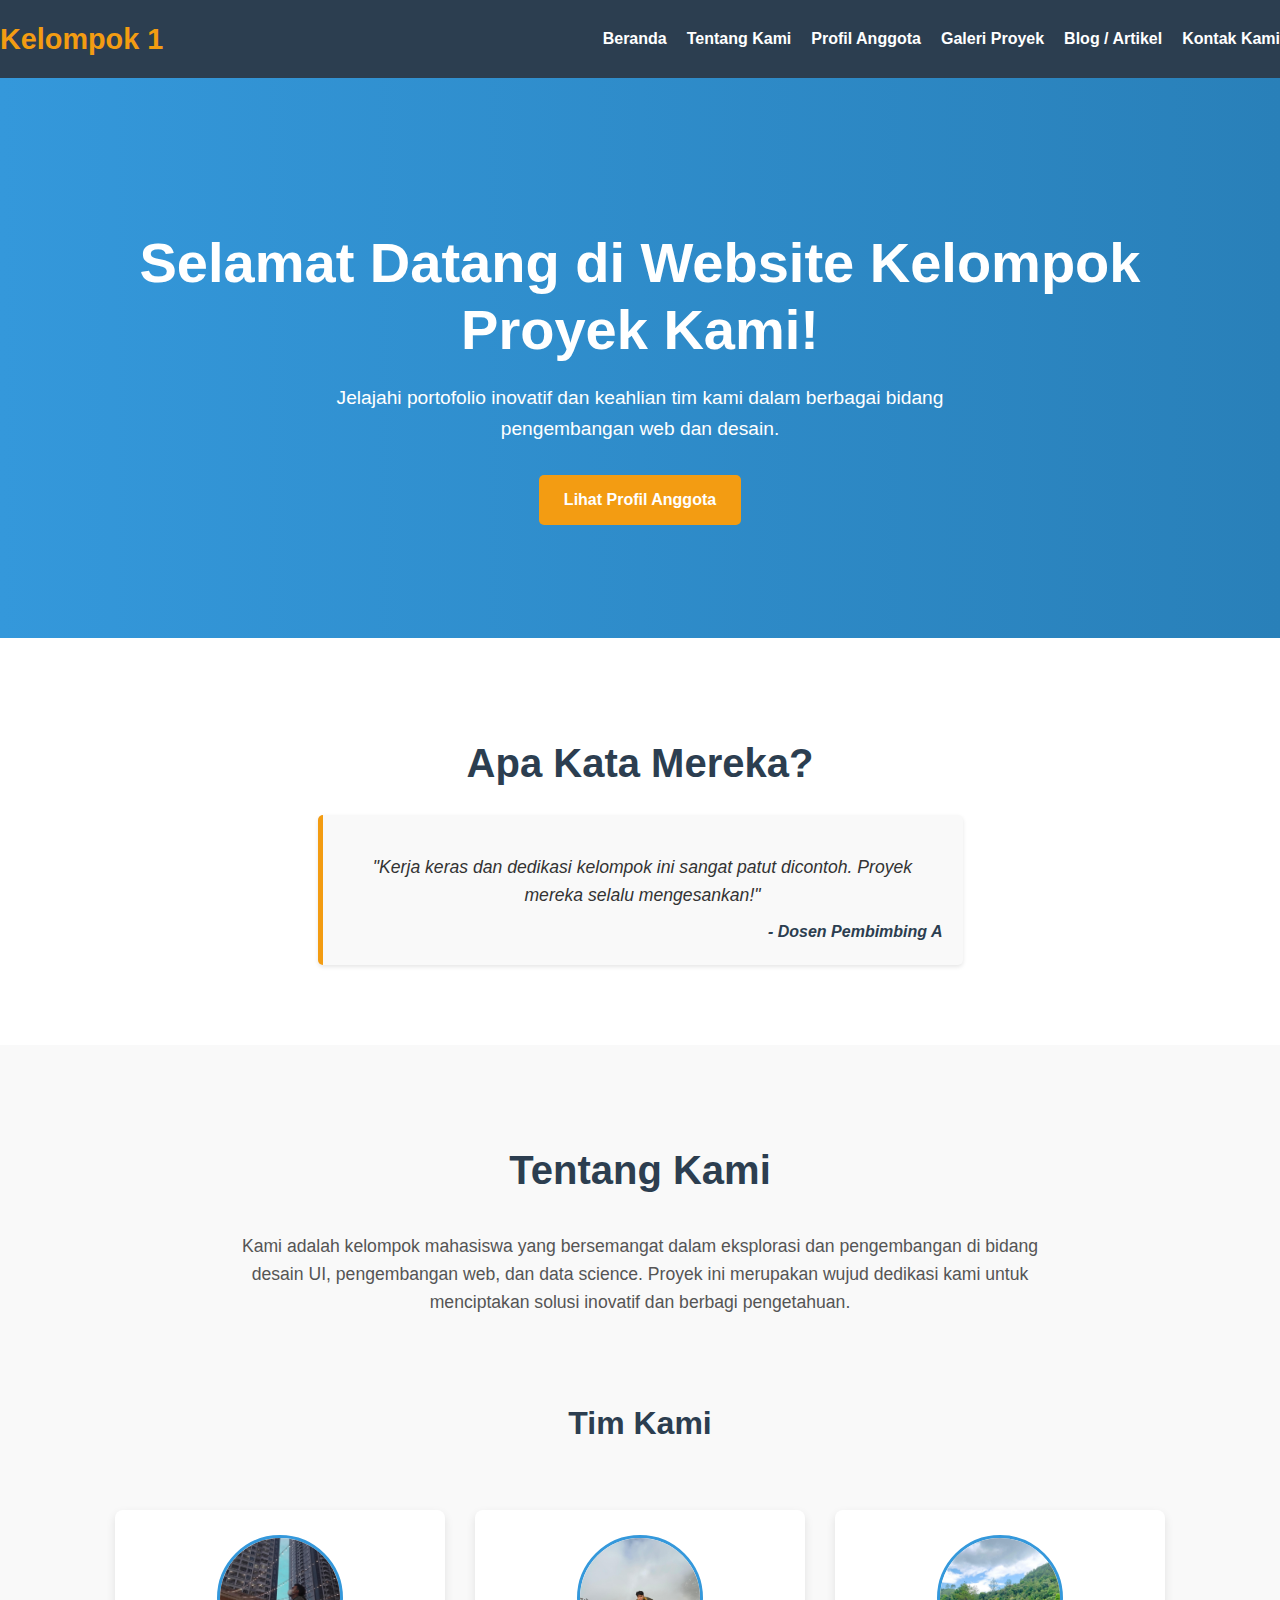
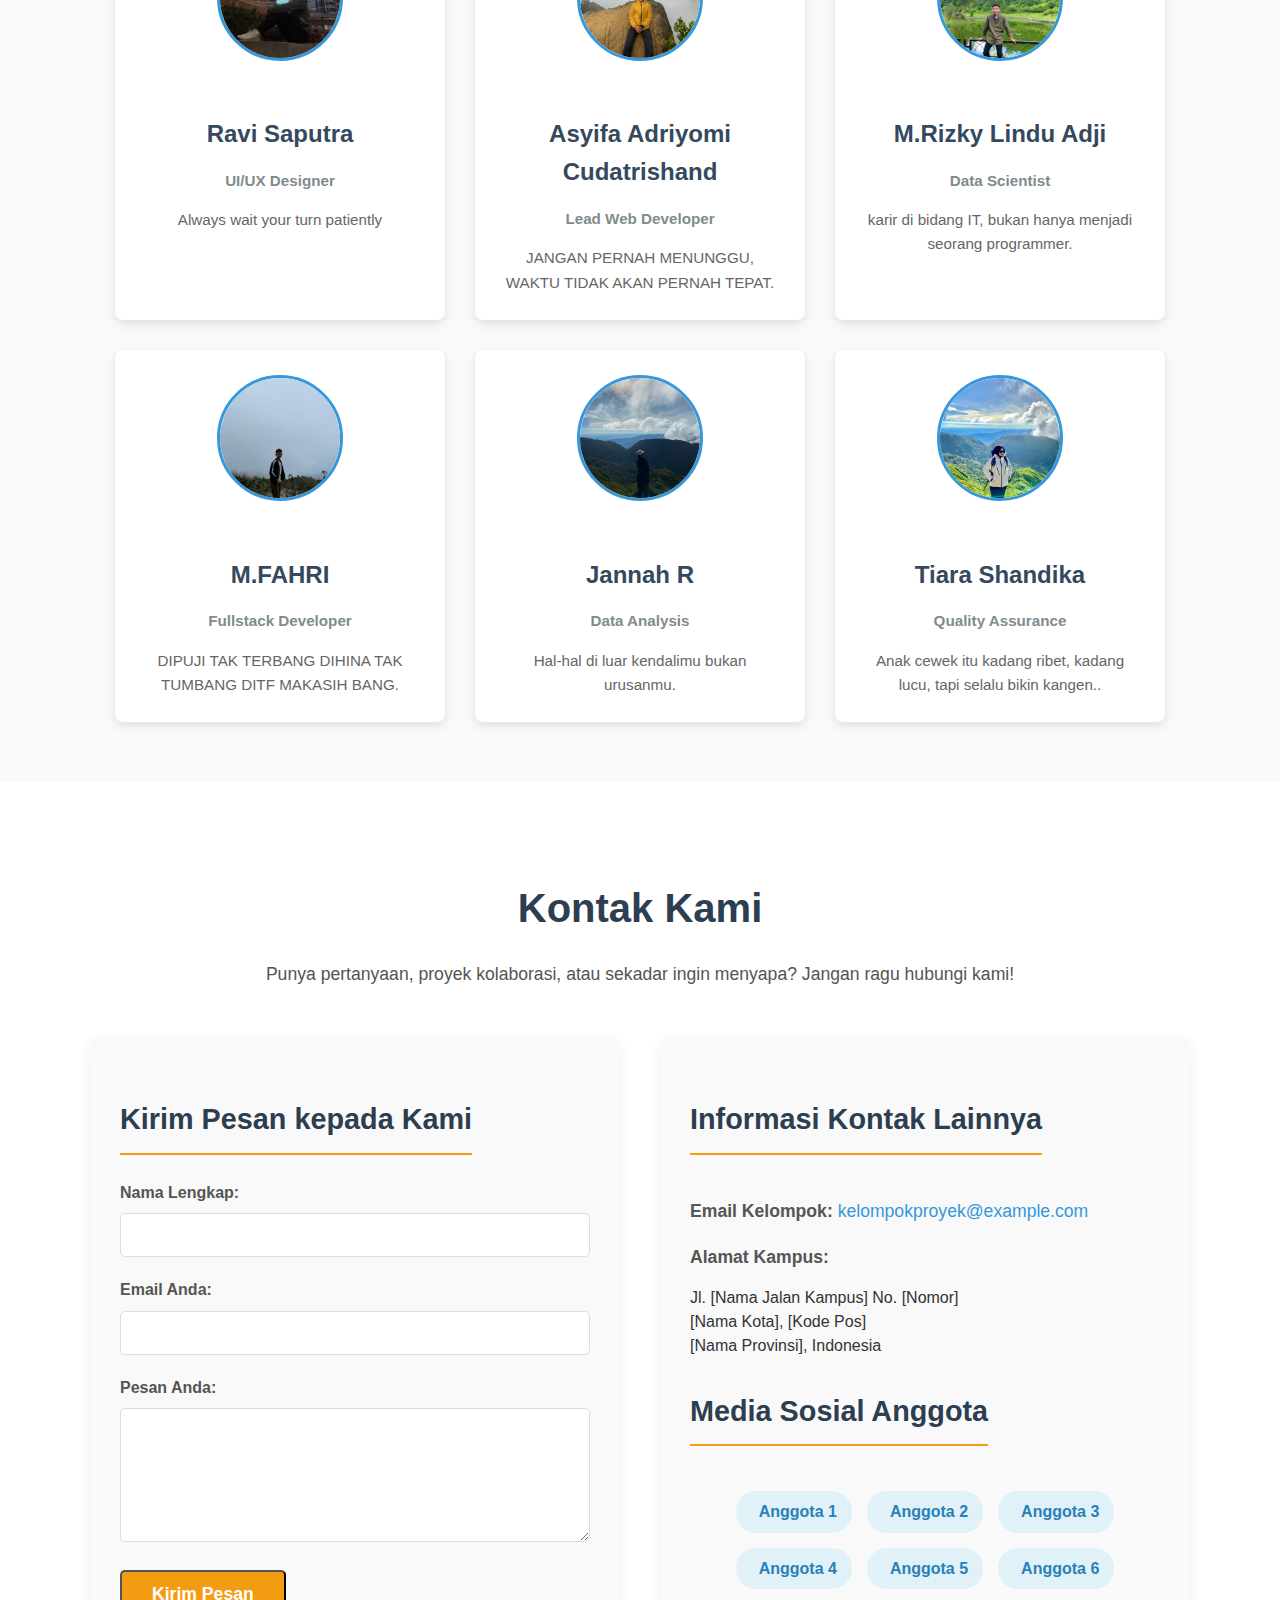
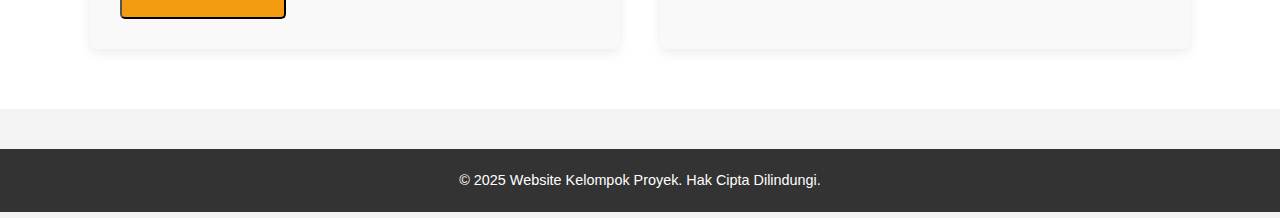
<file: index.html>
<!DOCTYPE html>
<html lang="id">
<head>
    <meta charset="UTF-8">
    <meta name="viewport" content="width=device-width, initial-scale=1.0">
    <title>Beranda | Website Kelompok Proyek</title>
    <link rel="stylesheet" href="style.css">
</head>
<body>

    <header>
        <nav>
            <div class="logo">Kelompok 1</div>
            <ul>
                <li><a href="#home">Beranda</a></li>
                <li><a href="#about">Tentang Kami</a></li>
                <li><a href="members.html">Profil Anggota</a></li>
                <li><a href="projects.html">Galeri Proyek</a></li>
                <li><a href="blog.html">Blog / Artikel</a></li>
                <li><a href="index.html#contact">Kontak Kami</a></li>
            </ul>
        </nav>
    </header>

    <main>
        <section id="home" class="hero">
            <div class="container">
                <h1>Selamat Datang di Website Kelompok Proyek Kami!</h1>
                <p>Jelajahi portofolio inovatif dan keahlian tim kami dalam berbagai bidang pengembangan web dan desain.</p>
                <a href="members.html" class="btn">Lihat Profil Anggota</a>
            </div>
        </section>

        <section id="testimonials" class="testimonials-section">
            <div class="container">
                <h2>Apa Kata Mereka?</h2>
                <div class="testimonial-item">
                    <p>"Kerja keras dan dedikasi kelompok ini sangat patut dicontoh. Proyek mereka selalu mengesankan!"</p>
                    <cite>- Dosen Pembimbing A</cite>
                </div>
                </div>
        </section>

        <section id="about" class="about-us-section">
            <div class="container">
                <h2>Tentang Kami</h2>
                <p class="about-description">Kami adalah kelompok mahasiswa yang bersemangat dalam eksplorasi dan pengembangan di bidang desain UI, pengembangan web, dan data science. Proyek ini merupakan wujud dedikasi kami untuk menciptakan solusi inovatif dan berbagi pengetahuan.</p>

                <div class="team-members">
                    <h3>Tim Kami</h3>
                    <div class="member-card">
                        <img src="images/ravi.jpeg" alt="Foto Anggota 1">
                        <h4>Ravi Saputra</h4>
                        <p class="role">UI/UX Designer</p>
                        <p>Always wait your turn patiently</p>
                    </div>
                    <div class="member-card">
                        <img src="images/sipa.jpeg" alt="Foto Anggota 2">
                        <h4>Asyifa Adriyomi Cudatrishand</h4>
                        <p class="role">Lead Web Developer</p>
                        <p>JANGAN PERNAH MENUNGGU, WAKTU TIDAK AKAN PERNAH TEPAT.</p>
                    </div>
                    <div class="member-card">
                        <img src="images/aji.jpeg" alt="Foto Anggota 3">
                        <h4>M.Rizky Lindu Adji</h4>
                        <p class="role">Data Scientist</p>
                        <p>karir di bidang IT, bukan hanya menjadi seorang programmer.</p>
                    </div>
                    <div class="member-card">
                        <img src="images/pari.jpeg" alt="Foto Anggota 4">
                        <h4>M.FAHRI</h4>
                        <p class="role">Fullstack Developer</p>
                        <p>DIPUJI TAK TERBANG DIHINA TAK TUMBANG DITF MAKASIH BANG.</p>
                    </div>
                    <div class="member-card">
                        <img src="images/jannah.jpeg" alt="Foto Anggota 5">
                        <h4>Jannah R</h4>
                        <p class="role">Data Analysis</p>
                        <p>Hal-hal di luar kendalimu bukan urusanmu.</p>
                    </div>
                    <div class="member-card">
                        <img src="images/tiara.jpeg" alt="Foto Anggota 6">
                        <h4>Tiara Shandika</h4>
                        <p class="role">Quality Assurance</p>
                        <p>Anak cewek itu kadang ribet, kadang lucu, tapi selalu bikin kangen..</p>
                    </div>
                </div>
            </div>
        </section>

        <section id="contact" class="contact-section">
            <div class="container">
                <h2>Kontak Kami</h2>
                <p class="section-description">Punya pertanyaan, proyek kolaborasi, atau sekadar ingin menyapa? Jangan ragu hubungi kami!</p>

                <div class="contact-content">
                    <div class="contact-form-container">
                        <h3>Kirim Pesan kepada Kami</h3>
                        <form action="#" method="POST" class="contact-form">
                            <div class="form-group">
                                <label for="name">Nama Lengkap:</label>
                                <input type="text" id="name" name="name" required>
                            </div>
                            <div class="form-group">
                                <label for="email">Email Anda:</label>
                                <input type="email" id="email" name="email" required>
                            </div>
                            <div class="form-group">
                                <label for="message">Pesan Anda:</label>
                                <textarea id="message" name="message" rows="6" required></textarea>
                            </div>
                            <button type="submit" class="btn">Kirim Pesan</button>
                        </form>
                    </div>

                    <div class="contact-info-container">
                        <h3>Informasi Kontak Lainnya</h3>
                        <p><strong>Email Kelompok:</strong> <a href="mailto:kelompokproyek@example.com">kelompokproyek@example.com</a></p>
                        <p><strong>Alamat Kampus:</strong></p>
                        <address>
                            Jl. [Nama Jalan Kampus] No. [Nomor]<br>
                            [Nama Kota], [Kode Pos]<br>
                            [Nama Provinsi], Indonesia
                        </address>

                        <h3 style="margin-top: 30px;">Media Sosial Anggota</h3>
                        <div class="member-social-links">
                            <a href="https://linkedin.com/in/anggota1" target="_blank" title="LinkedIn Anggota 1"><i class="fab fa-linkedin"></i> Anggota 1</a>
                            <a href="https://github.com/anggota2" target="_blank" title="GitHub Anggota 2"><i class="fab fa-github"></i> Anggota 2</a>
                            <a href="https://twitter.com/anggota3" target="_blank" title="Twitter Anggota 3"><i class="fab fa-twitter"></i> Anggota 3</a>
                            <a href="https://linkedin.com/in/anggota4" target="_blank" title="LinkedIn Anggota 4"><i class="fab fa-linkedin"></i> Anggota 4</a>
                            <a href="https://github.com/anggota5" target="_blank" title="GitHub Anggota 5"><i class="fab fa-github"></i> Anggota 5</a>
                            <a href="https://twitter.com/anggota6" target="_blank" title="Twitter Anggota 6"><i class="fab fa-twitter"></i> Anggota 6</a>
                            </div>
                    </div>
                </div>
            </div>
        </section>
    </main>

    <footer>
        <div class="container">
            <p>&copy; 2025 Website Kelompok Proyek. Hak Cipta Dilindungi.</p>
        </div>
    </footer>
<script src="script.js"></script>
</body>
</html>
</body>
</html>
</file>
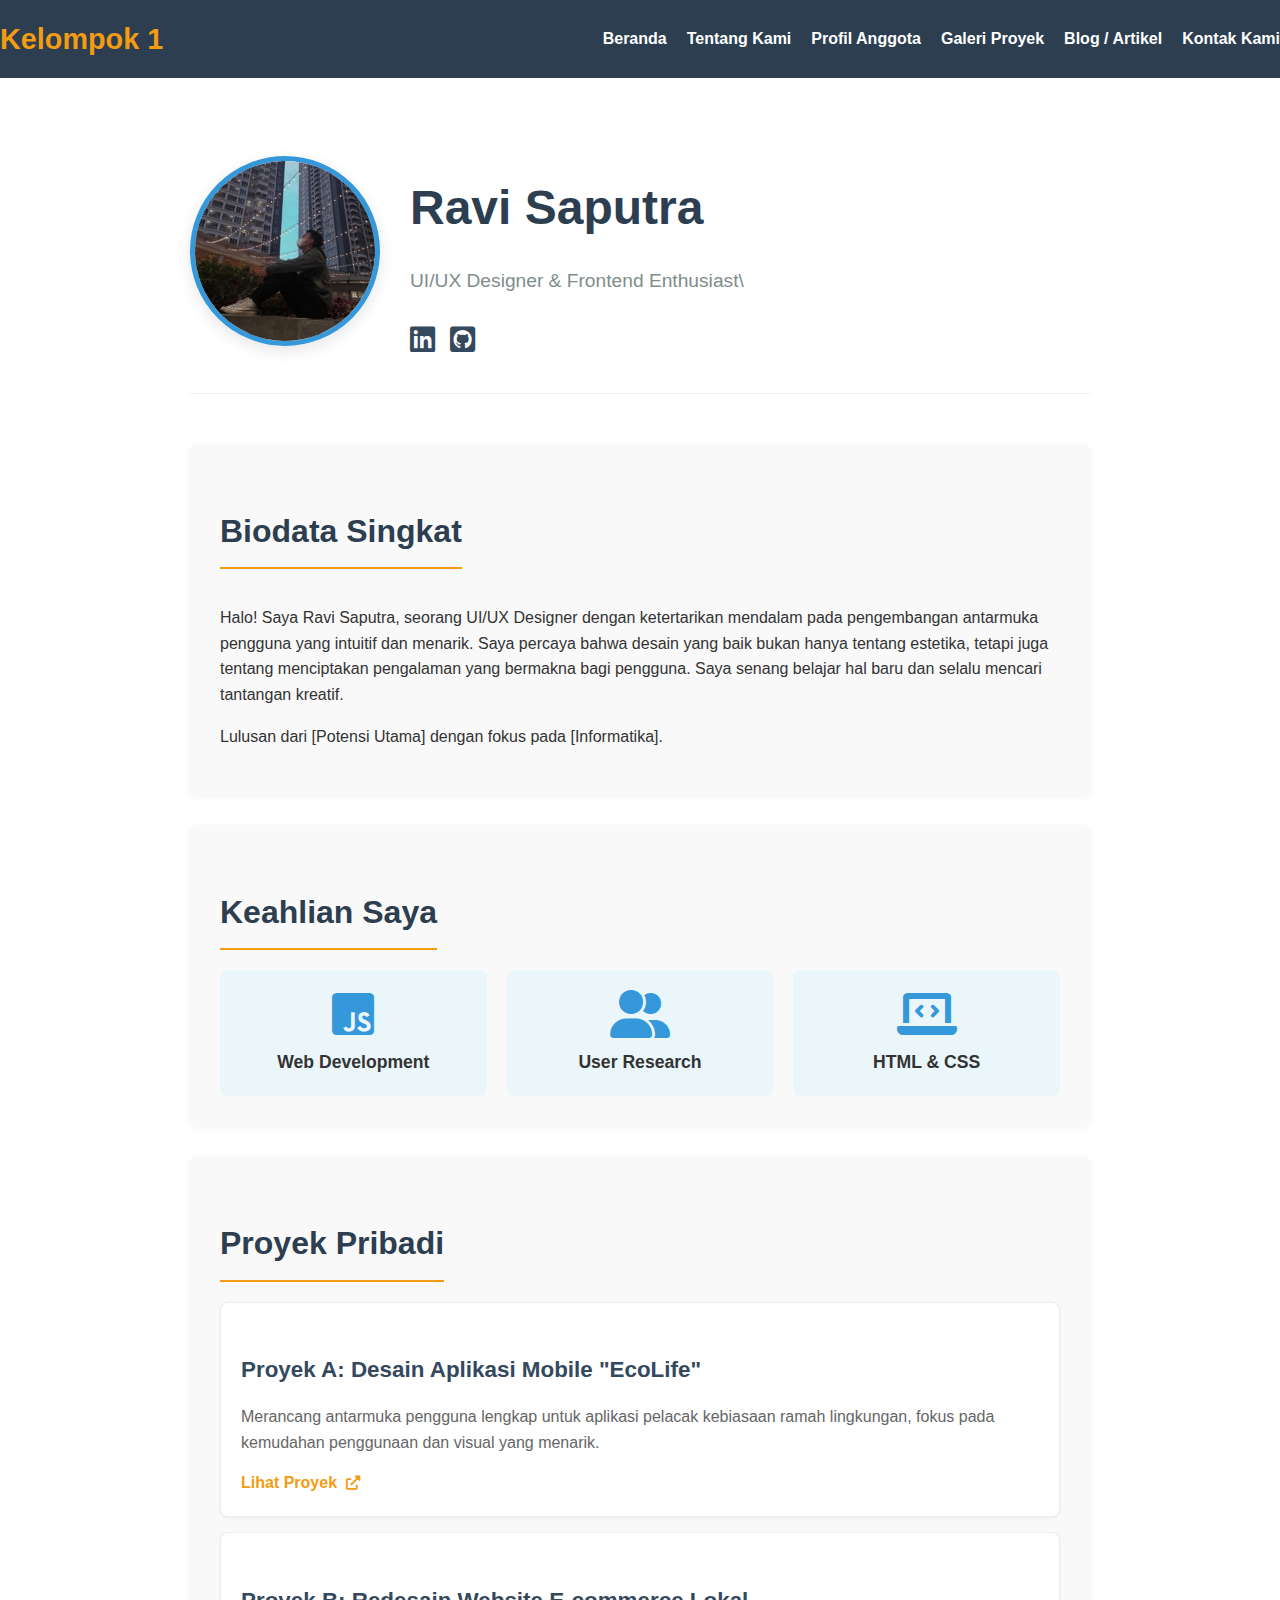
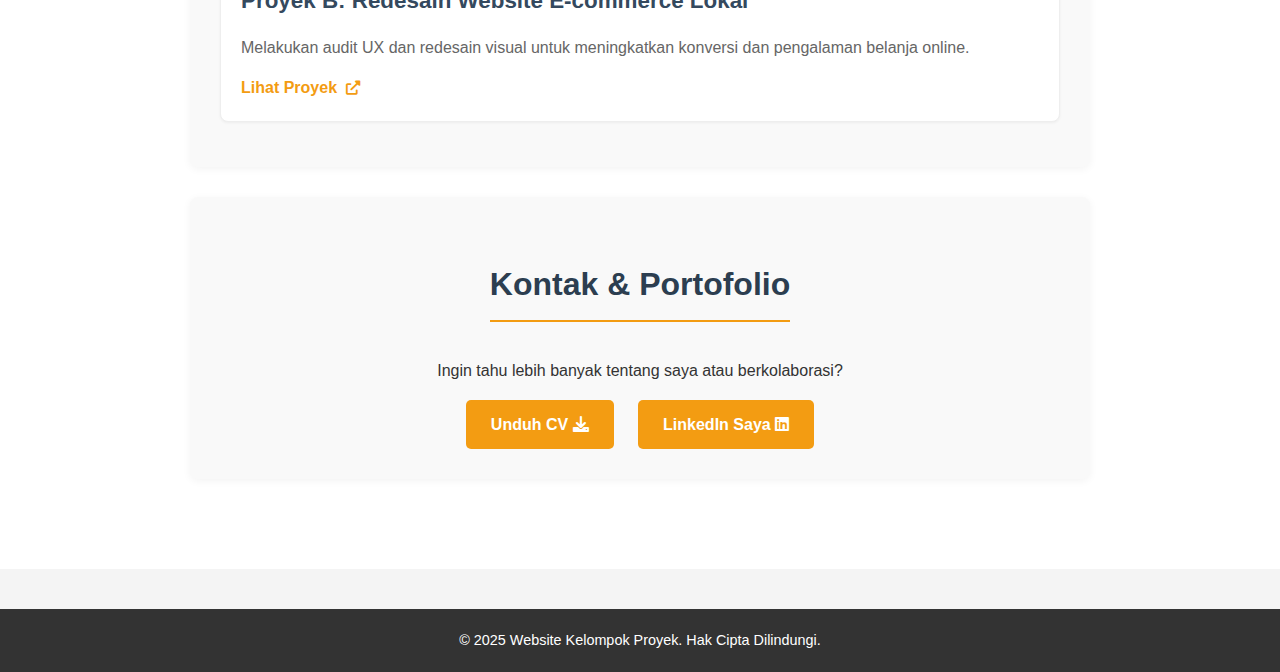
<file: member1.html>
<!DOCTYPE html>
<html lang="id">
<head>
    <meta charset="UTF-8">
    <meta name="viewport" content="width=device-width, initial-scale=1.0">
    <title>Profil Anggota 1 | Nama Anggota 1</title>
    <link rel="stylesheet" href="style.css">
    <link rel="stylesheet" href="https://cdnjs.cloudflare.com/ajax/libs/font-awesome/6.0.0-beta3/css/all.min.css">
</head>
<body>

    <header>
        <nav>
            <div class="logo">Kelompok 1</div>
            <ul>
                <li><a href="index.html">Beranda</a></li>
                <li><a href="index.html#about">Tentang Kami</a></li>
                <li><a href="members.html">Profil Anggota</a></li>
                <li><a href="index.html#projects">Galeri Proyek</a></li>
                <li><a href="blog.html">Blog / Artikel</a></li>
                <li><a href="index.html#contact">Kontak Kami</a></li>
            </ul>
        </nav>
    </header>

    <main>
        <section id="member-detail" class="member-detail-section">
            <div class="container">
                <div class="profile-header">
                    <img src="images/ravi.jpeg" alt="Foto Anggota 1">
                    <div class="profile-info">
                        <h1>Ravi Saputra</h1>
                        <p class="member-role">UI/UX Designer & Frontend Enthusiast\</p>
                        <div class="social-links">
                            <a href="https://linkedin.com/in/namaanggota1" target="_blank" title="LinkedIn"><i class="fab fa-linkedin"></i></a>
                            <a href="https://github.com/namaanggota1" target="_blank" title="GitHub"><i class="fab fa-github-square"></i></a>
                            </div>
                    </div>
                </div>

                <div class="profile-content">
                    <div class="bio-section">
                        <h3>Biodata Singkat</h3>
                        <p>Halo! Saya Ravi Saputra, seorang UI/UX Designer dengan ketertarikan mendalam pada pengembangan antarmuka pengguna yang intuitif dan menarik. Saya percaya bahwa desain yang baik bukan hanya tentang estetika, tetapi juga tentang menciptakan pengalaman yang bermakna bagi pengguna. Saya senang belajar hal baru dan selalu mencari tantangan kreatif.</p>
                        <p>Lulusan dari [Potensi Utama] dengan fokus pada [Informatika].</p>
                    </div>

                    <div class="skills-section">
                        <h3>Keahlian Saya</h3>
                        <div class="skills-grid">
                            <div class="skill-item">
                                <i class="fab fa-js-square"></i>
                                <span>Web Development</span>
                            </div>
                            <div class="skill-item">
                                <i class="fas fa-user-friends"></i>
                                <span>User Research</span>
                            </div>
                            <div class="skill-item">
                                <i class="fas fa-laptop-code"></i>
                                <span>HTML & CSS</span>
                            </div>
                            </div>
                    </div>

                    <div class="projects-section">
                        <h3>Proyek Pribadi</h3>
                        <div class="project-list">
                            <div class="project-item">
                                <h4>Proyek A: Desain Aplikasi Mobile "EcoLife"</h4>
                                <p>Merancang antarmuka pengguna lengkap untuk aplikasi pelacak kebiasaan ramah lingkungan, fokus pada kemudahan penggunaan dan visual yang menarik.</p>
                                <a href="#" target="_blank" class="project-link">Lihat Proyek <i class="fas fa-external-link-alt"></i></a>
                            </div>
                            <div class="project-item">
                                <h4>Proyek B: Redesain Website E-commerce Lokal</h4>
                                <p>Melakukan audit UX dan redesain visual untuk meningkatkan konversi dan pengalaman belanja online.</p>
                                <a href="#" target="_blank" class="project-link">Lihat Proyek <i class="fas fa-external-link-alt"></i></a>
                            </div>
                            </div>
                    </div>

                    <div class="cv-linkedin-section">
                        <h3>Kontak & Portofolio</h3>
                        <p>Ingin tahu lebih banyak tentang saya atau berkolaborasi?</p>
                        <a href="path/to/your_cv.pdf" target="_blank" class="btn">Unduh CV <i class="fas fa-download"></i></a>
                        <a href="https://linkedin.com/in/namaanggota1" target="_blank" class="btn">LinkedIn Saya <i class="fab fa-linkedin"></i></a>
                        </div>
                </div>
            </div>
        </section>
    </main>

    <footer>
        <div class="container">
            <p>&copy; 2025 Website Kelompok Proyek. Hak Cipta Dilindungi.</p>
        </div>
    </footer>
<script src="script.js"></script>
</body>
</html>
</body>
</html>
</file>
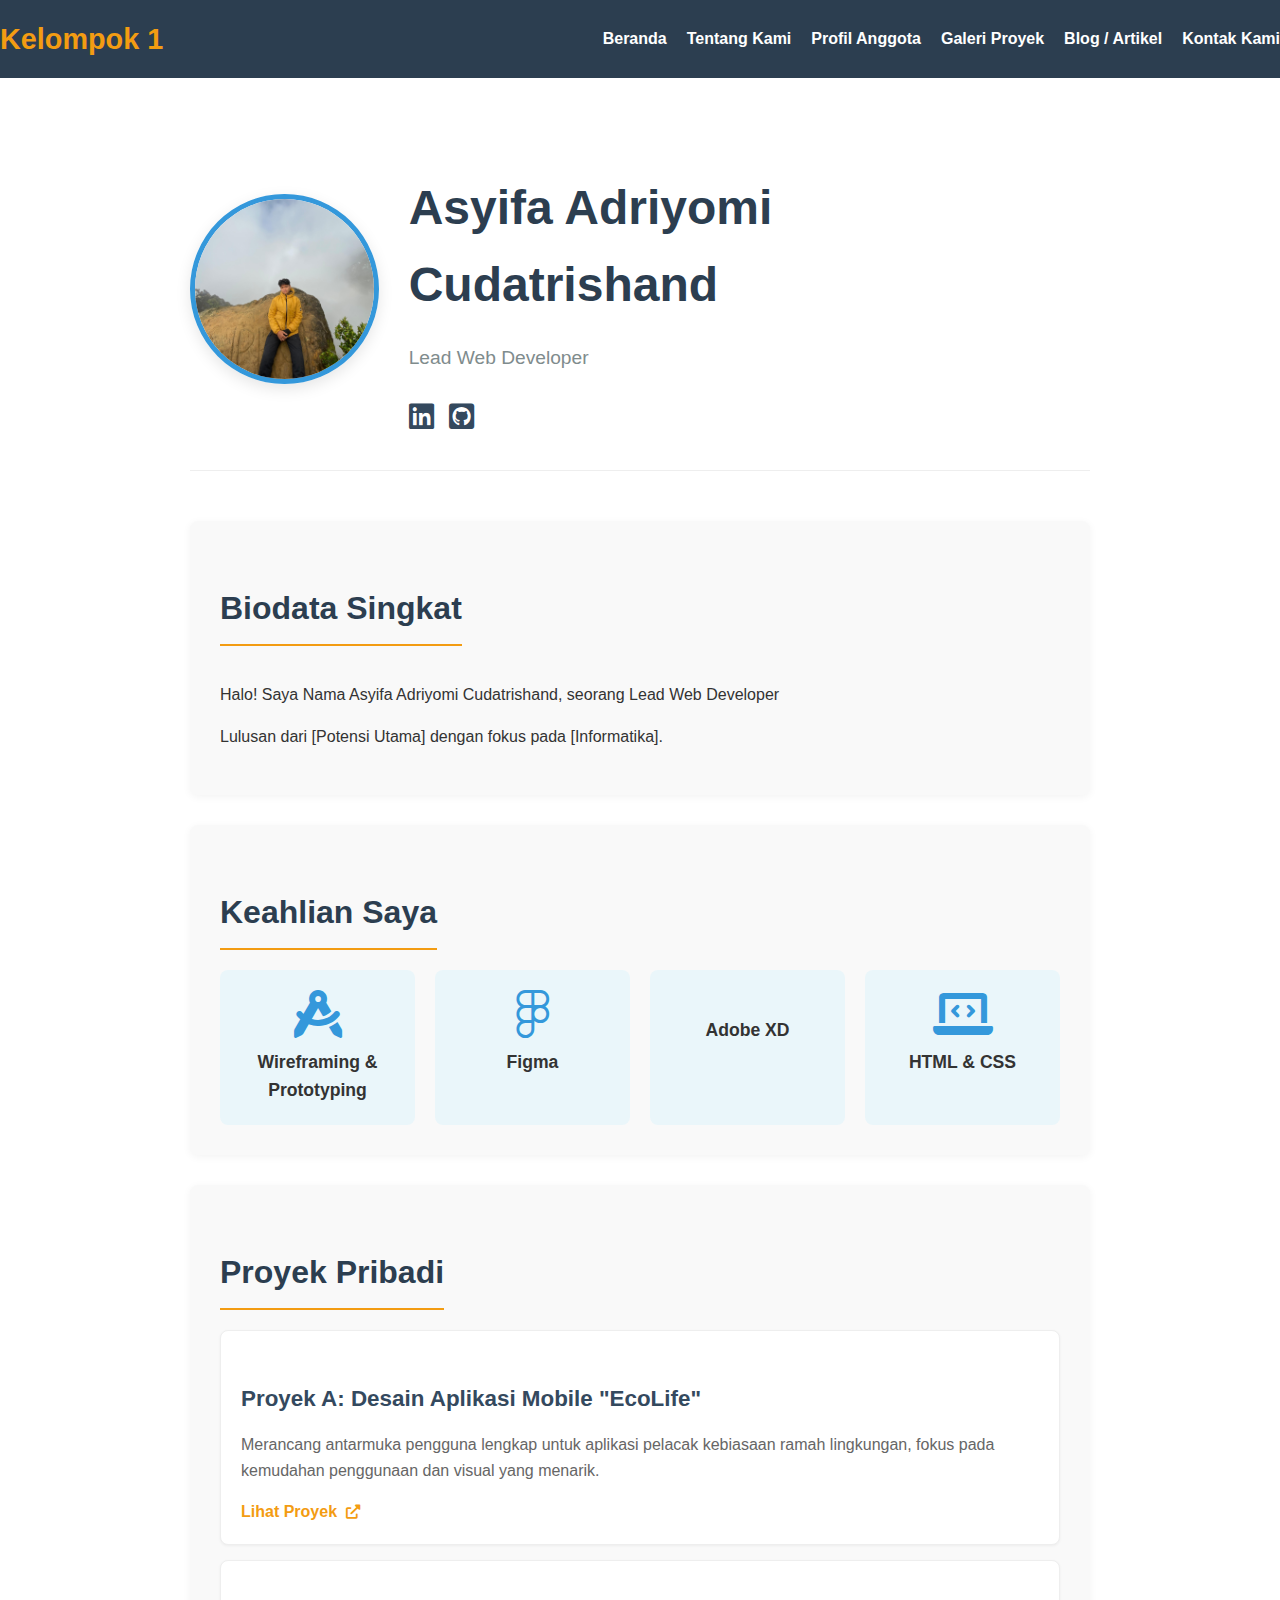
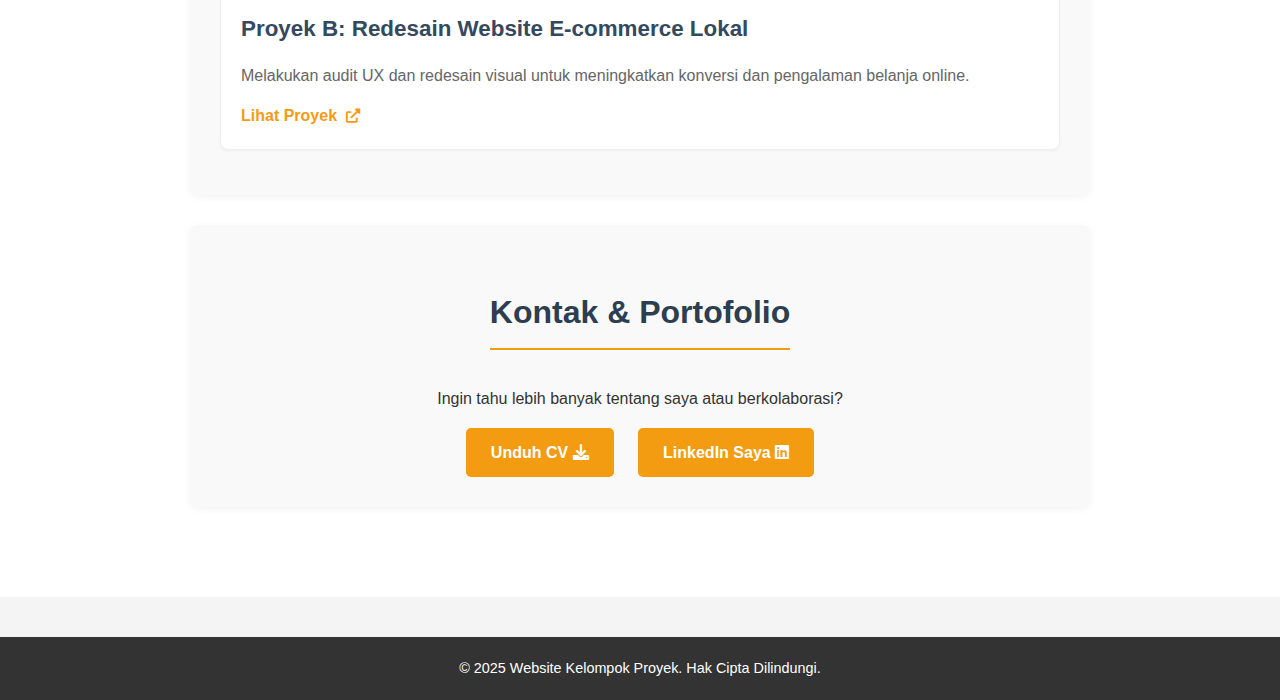
<file: member2.html>
<!DOCTYPE html>
<html lang="id">
<head>
    <meta charset="UTF-8">
    <meta name="viewport" content="width=device-width, initial-scale=1.0">
    <title>Profil Anggota 1 | Nama Anggota 1</title>
    <link rel="stylesheet" href="style.css">
    <link rel="stylesheet" href="https://cdnjs.cloudflare.com/ajax/libs/font-awesome/6.0.0-beta3/css/all.min.css">
</head>
<body>

    <header>
        <nav>
            <div class="logo">Kelompok 1</div>
            <ul>
                <li><a href="index.html">Beranda</a></li>
                <li><a href="index.html#about">Tentang Kami</a></li>
                <li><a href="members.html">Profil Anggota</a></li>
                <li><a href="index.html#projects">Galeri Proyek</a></li>
                <li><a href="blog.html">Blog / Artikel</a></li>
                <li><a href="index.html#contact">Kontak Kami</a></li>
            </ul>
        </nav>
    </header>

    <main>
        <section id="member-detail" class="member-detail-section">
            <div class="container">
                <div class="profile-header">
                    <img src="images/sipa.jpeg" alt="Foto Anggota 1">
                    <div class="profile-info">
                        <h1>Asyifa Adriyomi Cudatrishand</h1>
                        <p class="member-role">Lead Web Developer</p>
                        <div class="social-links">
                            <a href="https://linkedin.com/in/namaanggota1" target="_blank" title="LinkedIn"><i class="fab fa-linkedin"></i></a>
                            <a href="https://github.com/namaanggota1" target="_blank" title="GitHub"><i class="fab fa-github-square"></i></a>
                            </div>
                    </div>
                </div>

                <div class="profile-content">
                    <div class="bio-section">
                        <h3>Biodata Singkat</h3>
                        <p>Halo! Saya Nama Asyifa Adriyomi Cudatrishand, seorang Lead Web Developer</p>
                        <p>Lulusan dari [Potensi Utama] dengan fokus pada [Informatika].</p>
                    </div>

                    <div class="skills-section">
                        <h3>Keahlian Saya</h3>
                        <div class="skills-grid">
                            <div class="skill-item">
                                <i class="fas fa-drafting-compass"></i>
                                <span>Wireframing & Prototyping</span>
                            </div>
                            <div class="skill-item">
                                <i class="fab fa-figma"></i>
                                <span>Figma</span>
                            </div>
                            <div class="skill-item">
                                <i class="fab fa-adobe"></i>
                                <span>Adobe XD</span>
                            </div>
                            <div class="skill-item">
                                <i class="fas fa-laptop-code"></i>
                                <span>HTML & CSS</span>
                            </div>
                            </div>
                    </div>

                    <div class="projects-section">
                        <h3>Proyek Pribadi</h3>
                        <div class="project-list">
                            <div class="project-item">
                                <h4>Proyek A: Desain Aplikasi Mobile "EcoLife"</h4>
                                <p>Merancang antarmuka pengguna lengkap untuk aplikasi pelacak kebiasaan ramah lingkungan, fokus pada kemudahan penggunaan dan visual yang menarik.</p>
                                <a href="#" target="_blank" class="project-link">Lihat Proyek <i class="fas fa-external-link-alt"></i></a>
                            </div>
                            <div class="project-item">
                                <h4>Proyek B: Redesain Website E-commerce Lokal</h4>
                                <p>Melakukan audit UX dan redesain visual untuk meningkatkan konversi dan pengalaman belanja online.</p>
                                <a href="#" target="_blank" class="project-link">Lihat Proyek <i class="fas fa-external-link-alt"></i></a>
                            </div>
                            </div>
                    </div>

                    <div class="cv-linkedin-section">
                        <h3>Kontak & Portofolio</h3>
                        <p>Ingin tahu lebih banyak tentang saya atau berkolaborasi?</p>
                        <a href="path/to/your_cv.pdf" target="_blank" class="btn">Unduh CV <i class="fas fa-download"></i></a>
                        <a href="https://linkedin.com/in/namaanggota1" target="_blank" class="btn">LinkedIn Saya <i class="fab fa-linkedin"></i></a>
                        </div>
                </div>
            </div>
        </section>
    </main>

    <footer>
        <div class="container">
            <p>&copy; 2025 Website Kelompok Proyek. Hak Cipta Dilindungi.</p>
        </div>
    </footer>
<script src="script.js"></script>
</body>
</html>
</body>
</html>
</file>
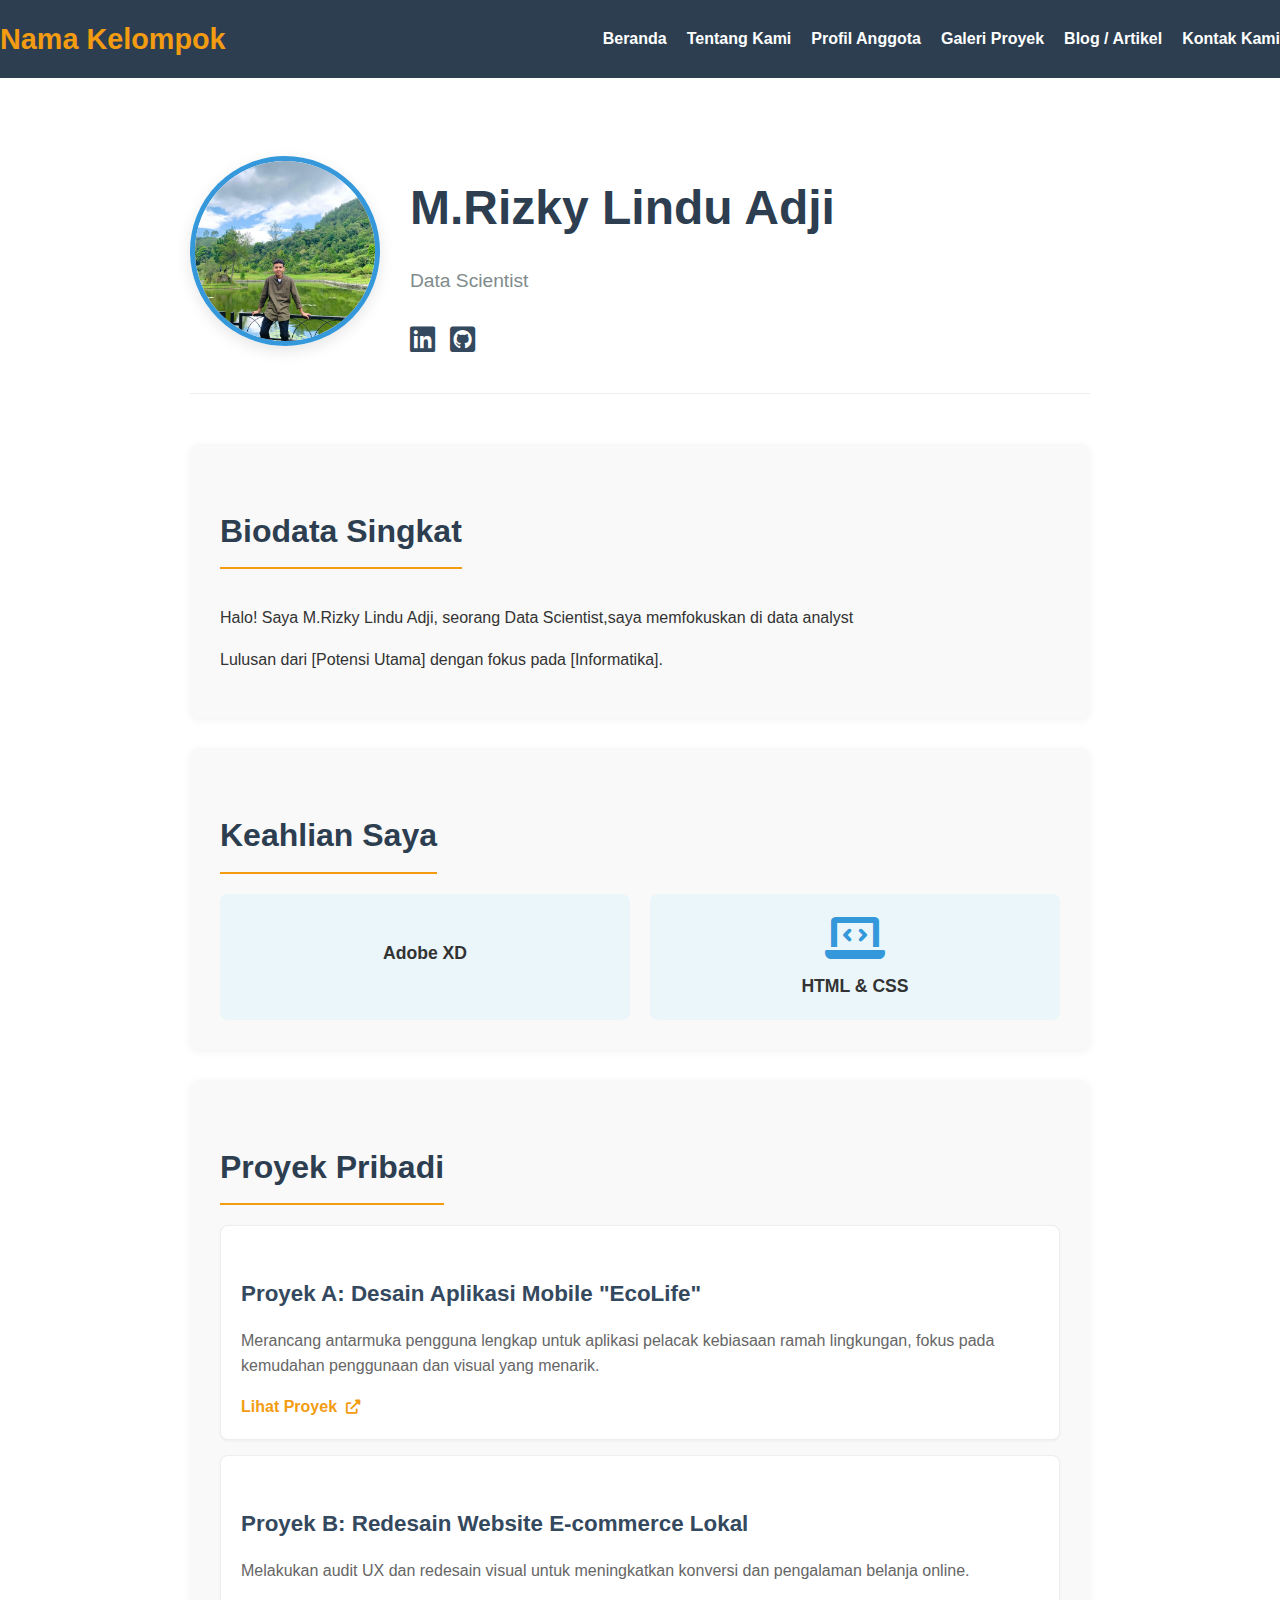
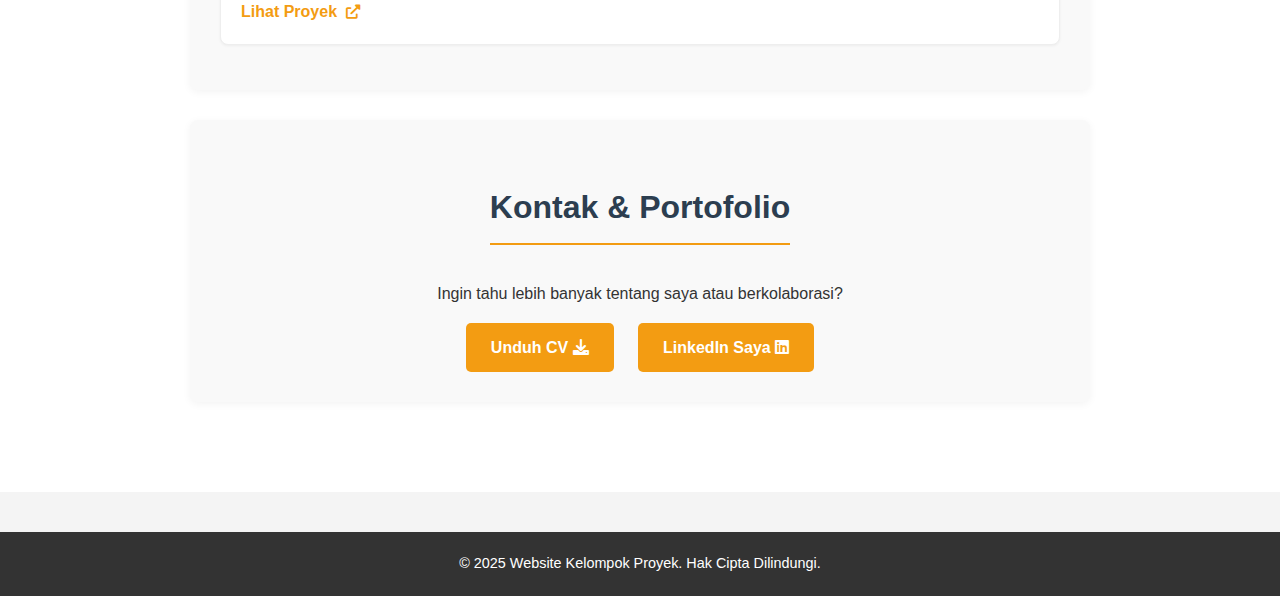
<file: member3.html>
<!DOCTYPE html>
<html lang="id">
<head>
    <meta charset="UTF-8">
    <meta name="viewport" content="width=device-width, initial-scale=1.0">
    <title>Profil Anggota 1 | Nama Anggota 1</title>
    <link rel="stylesheet" href="style.css">
    <link rel="stylesheet" href="https://cdnjs.cloudflare.com/ajax/libs/font-awesome/6.0.0-beta3/css/all.min.css">
</head>
<body>

    <header>
        <nav>
            <div class="logo">Nama Kelompok</div>
            <ul>
                <li><a href="index.html">Beranda</a></li>
                <li><a href="index.html#about">Tentang Kami</a></li>
                <li><a href="members.html">Profil Anggota</a></li>
                <li><a href="index.html#projects">Galeri Proyek</a></li>
                <li><a href="blog.html">Blog / Artikel</a></li>
                <li><a href="index.html#contact">Kontak Kami</a></li>
            </ul>
        </nav>
    </header>

    <main>
        <section id="member-detail" class="member-detail-section">
            <div class="container">
                <div class="profile-header">
                    <img src="images/aji.jpeg" alt="Foto Anggota 1">
                    <div class="profile-info">
                        <h1>M.Rizky Lindu Adji</h1>
                        <p class="member-role">Data Scientist</p>
                        <div class="social-links">
                            <a href="https://linkedin.com/in/namaanggota1" target="_blank" title="LinkedIn"><i class="fab fa-linkedin"></i></a>
                            <a href="https://github.com/namaanggota1" target="_blank" title="GitHub"><i class="fab fa-github-square"></i></a>
                            </div>
                    </div>
                </div>

                <div class="profile-content">
                    <div class="bio-section">
                        <h3>Biodata Singkat</h3>
                        <p>Halo! Saya M.Rizky Lindu Adji, seorang Data Scientist,saya memfokuskan di data analyst</p>
                        <p>Lulusan dari [Potensi Utama] dengan fokus pada [Informatika].</p>
                    </div>

                    <div class="skills-section">
                        <h3>Keahlian Saya</h3>
                        <div class="skills-grid">
                            <div class="skill-item">
                                <i class="fab fa-adobe"></i>
                                <span>Adobe XD</span>
                            </div>
                            <div class="skill-item">
                                <i class="fas fa-laptop-code"></i>
                                <span>HTML & CSS</span>
                            </div>
                            </div>
                    </div>

                    <div class="projects-section">
                        <h3>Proyek Pribadi</h3>
                        <div class="project-list">
                            <div class="project-item">
                                <h4>Proyek A: Desain Aplikasi Mobile "EcoLife"</h4>
                                <p>Merancang antarmuka pengguna lengkap untuk aplikasi pelacak kebiasaan ramah lingkungan, fokus pada kemudahan penggunaan dan visual yang menarik.</p>
                                <a href="#" target="_blank" class="project-link">Lihat Proyek <i class="fas fa-external-link-alt"></i></a>
                            </div>
                            <div class="project-item">
                                <h4>Proyek B: Redesain Website E-commerce Lokal</h4>
                                <p>Melakukan audit UX dan redesain visual untuk meningkatkan konversi dan pengalaman belanja online.</p>
                                <a href="#" target="_blank" class="project-link">Lihat Proyek <i class="fas fa-external-link-alt"></i></a>
                            </div>
                            </div>
                    </div>

                    <div class="cv-linkedin-section">
                        <h3>Kontak & Portofolio</h3>
                        <p>Ingin tahu lebih banyak tentang saya atau berkolaborasi?</p>
                        <a href="path/to/your_cv.pdf" target="_blank" class="btn">Unduh CV <i class="fas fa-download"></i></a>
                        <a href="https://linkedin.com/in/namaanggota1" target="_blank" class="btn">LinkedIn Saya <i class="fab fa-linkedin"></i></a>
                        </div>
                </div>
            </div>
        </section>
    </main>

    <footer>
        <div class="container">
            <p>&copy; 2025 Website Kelompok Proyek. Hak Cipta Dilindungi.</p>
        </div>
    </footer>
<script src="script.js"></script>
</body>
</html>
</body>
</html>
</file>
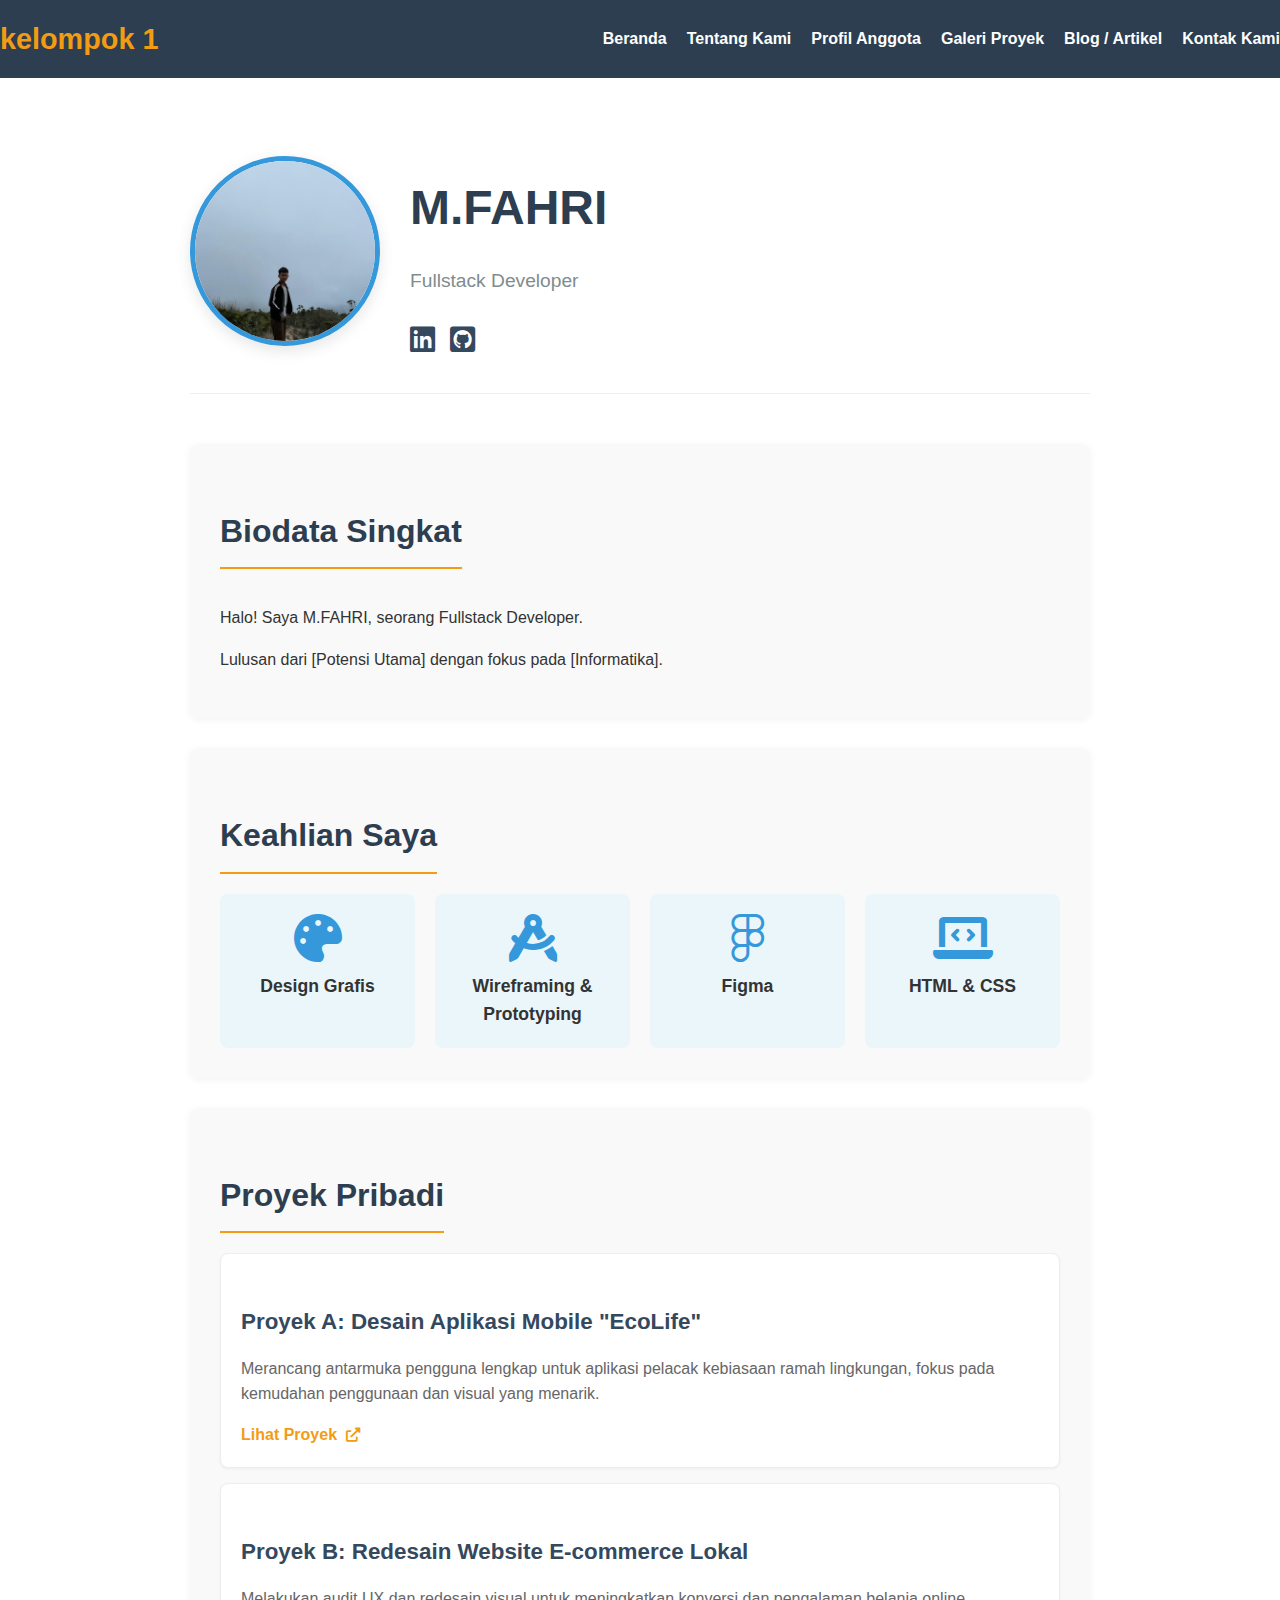
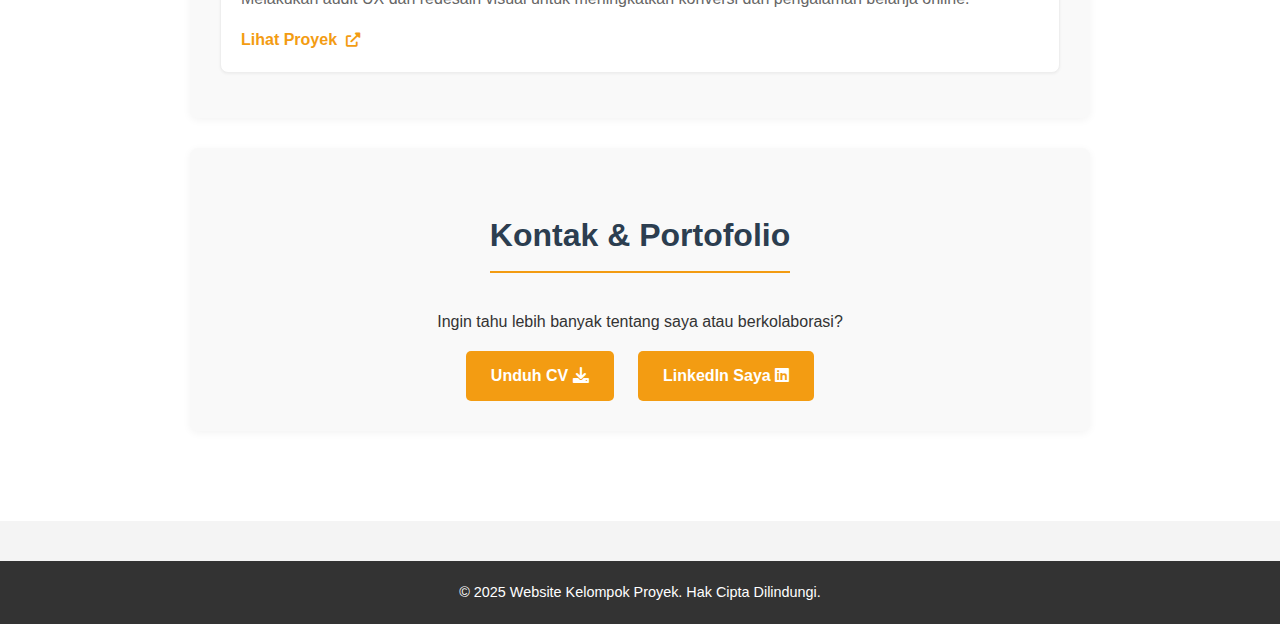
<file: member4.html>
<!DOCTYPE html>
<html lang="id">
<head>
    <meta charset="UTF-8">
    <meta name="viewport" content="width=device-width, initial-scale=1.0">
    <title>Profil Anggota 1 | Nama Anggota 1</title>
    <link rel="stylesheet" href="style.css">
    <link rel="stylesheet" href="https://cdnjs.cloudflare.com/ajax/libs/font-awesome/6.0.0-beta3/css/all.min.css">
</head>
<body>

    <header>
        <nav>
            <div class="logo">kelompok 1</div>
            <ul>
                <li><a href="index.html">Beranda</a></li>
                <li><a href="index.html#about">Tentang Kami</a></li>
                <li><a href="members.html">Profil Anggota</a></li>
                <li><a href="index.html#projects">Galeri Proyek</a></li>
                <li><a href="blog.html">Blog / Artikel</a></li>
                <li><a href="index.html#contact">Kontak Kami</a></li>
            </ul>
        </nav>
    </header>

    <main>
        <section id="member-detail" class="member-detail-section">
            <div class="container">
                <div class="profile-header">
                    <img src="images/pari.jpeg" alt="Foto Anggota 1">
                    <div class="profile-info">
                        <h1>M.FAHRI</h1>
                        <p class="member-role">Fullstack Developer</p>
                        <div class="social-links">
                            <a href="https://linkedin.com/in/namaanggota1" target="_blank" title="LinkedIn"><i class="fab fa-linkedin"></i></a>
                            <a href="https://github.com/namaanggota1" target="_blank" title="GitHub"><i class="fab fa-github-square"></i></a>
                            </div>
                    </div>
                </div>

                <div class="profile-content">
                    <div class="bio-section">
                        <h3>Biodata Singkat</h3>
                        <p>Halo! Saya M.FAHRI, seorang Fullstack Developer.</p>
                        <p>Lulusan dari [Potensi Utama] dengan fokus pada [Informatika].</p>
                    </div>

                    <div class="skills-section">
                        <h3>Keahlian Saya</h3>
                        <div class="skills-grid">
                            <div class="skill-item">
                                <i class="fas fa-palette"></i>
                                <span>Design Grafis</span>
                            </div>
                            <div class="skill-item">
                                <i class="fas fa-drafting-compass"></i>
                                <span>Wireframing & Prototyping</span>
                            </div>
                            <div class="skill-item">
                                <i class="fab fa-figma"></i>
                                <span>Figma</span>
                            </div>
                            <div class="skill-item">
                                <i class="fas fa-laptop-code"></i>
                                <span>HTML & CSS</span>
                            </div>
                            </div>
                    </div>

                    <div class="projects-section">
                        <h3>Proyek Pribadi</h3>
                        <div class="project-list">
                            <div class="project-item">
                                <h4>Proyek A: Desain Aplikasi Mobile "EcoLife"</h4>
                                <p>Merancang antarmuka pengguna lengkap untuk aplikasi pelacak kebiasaan ramah lingkungan, fokus pada kemudahan penggunaan dan visual yang menarik.</p>
                                <a href="#" target="_blank" class="project-link">Lihat Proyek <i class="fas fa-external-link-alt"></i></a>
                            </div>
                            <div class="project-item">
                                <h4>Proyek B: Redesain Website E-commerce Lokal</h4>
                                <p>Melakukan audit UX dan redesain visual untuk meningkatkan konversi dan pengalaman belanja online.</p>
                                <a href="#" target="_blank" class="project-link">Lihat Proyek <i class="fas fa-external-link-alt"></i></a>
                            </div>
                            </div>
                    </div>

                    <div class="cv-linkedin-section">
                        <h3>Kontak & Portofolio</h3>
                        <p>Ingin tahu lebih banyak tentang saya atau berkolaborasi?</p>
                        <a href="path/to/your_cv.pdf" target="_blank" class="btn">Unduh CV <i class="fas fa-download"></i></a>
                        <a href="https://linkedin.com/in/namaanggota1" target="_blank" class="btn">LinkedIn Saya <i class="fab fa-linkedin"></i></a>
                        </div>
                </div>
            </div>
        </section>
    </main>

    <footer>
        <div class="container">
            <p>&copy; 2025 Website Kelompok Proyek. Hak Cipta Dilindungi.</p>
        </div>
    </footer>
<script src="script.js"></script>
</body>
</html>
</body>
</html>
</file>
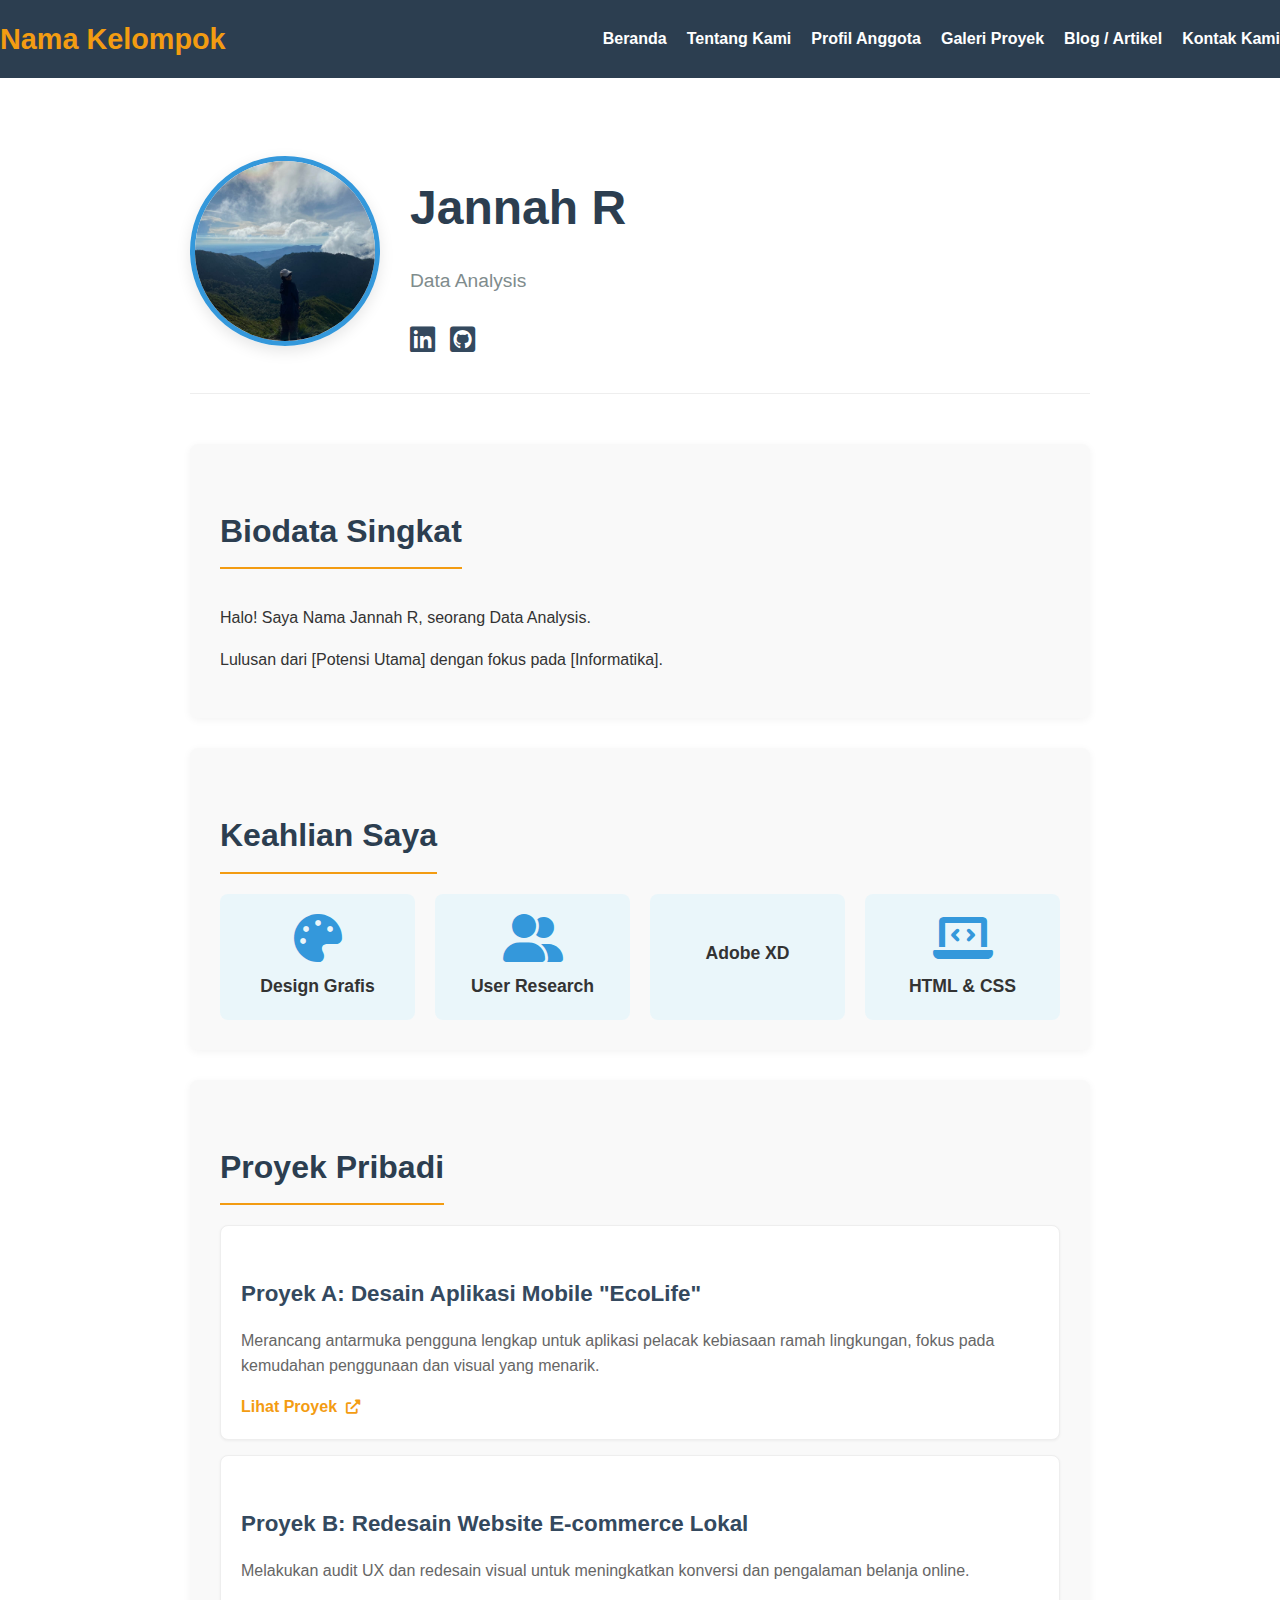
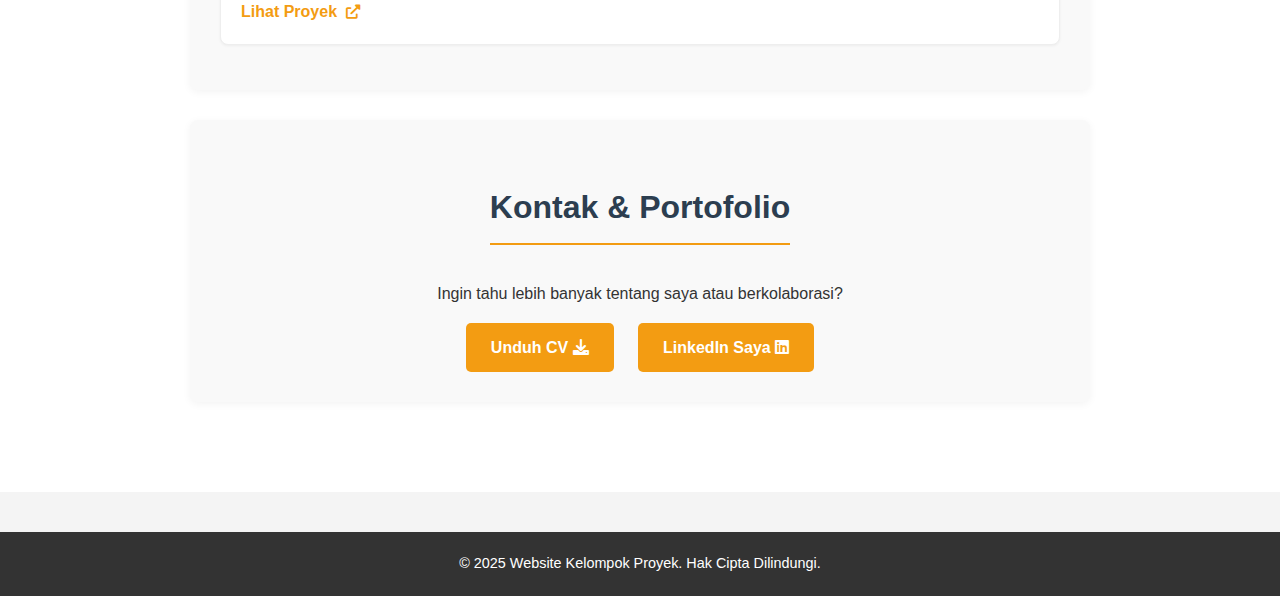
<file: member5.html>
<!DOCTYPE html>
<html lang="id">
<head>
    <meta charset="UTF-8">
    <meta name="viewport" content="width=device-width, initial-scale=1.0">
    <title>Profil Anggota 1 | Nama Anggota 1</title>
    <link rel="stylesheet" href="style.css">
    <link rel="stylesheet" href="https://cdnjs.cloudflare.com/ajax/libs/font-awesome/6.0.0-beta3/css/all.min.css">
</head>
<body>

    <header>
        <nav>
            <div class="logo">Nama Kelompok</div>
            <ul>
                <li><a href="index.html">Beranda</a></li>
                <li><a href="index.html#about">Tentang Kami</a></li>
                <li><a href="members.html">Profil Anggota</a></li>
                <li><a href="index.html#projects">Galeri Proyek</a></li>
                <li><a href="blog.html">Blog / Artikel</a></li>
                <li><a href="index.html#contact">Kontak Kami</a></li>
            </ul>
        </nav>
    </header>

    <main>
        <section id="member-detail" class="member-detail-section">
            <div class="container">
                <div class="profile-header">
                    <img src="images/jannah.jpeg" alt="Foto Anggota 1">
                    <div class="profile-info">
                        <h1>Jannah R</h1>
                        <p class="member-role">Data Analysis</p>
                        <div class="social-links">
                            <a href="https://linkedin.com/in/namaanggota1" target="_blank" title="LinkedIn"><i class="fab fa-linkedin"></i></a>
                            <a href="https://github.com/namaanggota1" target="_blank" title="GitHub"><i class="fab fa-github-square"></i></a>
                            </div>
                    </div>
                </div>

                <div class="profile-content">
                    <div class="bio-section">
                        <h3>Biodata Singkat</h3>
                        <p>Halo! Saya Nama Jannah R, seorang Data Analysis.</p>
                        <p>Lulusan dari [Potensi Utama] dengan fokus pada [Informatika].</p>
                    </div>

                    <div class="skills-section">
                        <h3>Keahlian Saya</h3>
                        <div class="skills-grid">
                            <div class="skill-item">
                                <i class="fas fa-palette"></i>
                                <span>Design Grafis</span>
                            </div>
                            <div class="skill-item">
                                <i class="fas fa-user-friends"></i>
                                <span>User Research</span>
                            </div>
                            <div class="skill-item">
                                <i class="fab fa-adobe"></i>
                                <span>Adobe XD</span>
                            </div>
                            <div class="skill-item">
                                <i class="fas fa-laptop-code"></i>
                                <span>HTML & CSS</span>
                            </div>
                            </div>
                    </div>

                    <div class="projects-section">
                        <h3>Proyek Pribadi</h3>
                        <div class="project-list">
                            <div class="project-item">
                                <h4>Proyek A: Desain Aplikasi Mobile "EcoLife"</h4>
                                <p>Merancang antarmuka pengguna lengkap untuk aplikasi pelacak kebiasaan ramah lingkungan, fokus pada kemudahan penggunaan dan visual yang menarik.</p>
                                <a href="#" target="_blank" class="project-link">Lihat Proyek <i class="fas fa-external-link-alt"></i></a>
                            </div>
                            <div class="project-item">
                                <h4>Proyek B: Redesain Website E-commerce Lokal</h4>
                                <p>Melakukan audit UX dan redesain visual untuk meningkatkan konversi dan pengalaman belanja online.</p>
                                <a href="#" target="_blank" class="project-link">Lihat Proyek <i class="fas fa-external-link-alt"></i></a>
                            </div>
                            </div>
                    </div>

                    <div class="cv-linkedin-section">
                        <h3>Kontak & Portofolio</h3>
                        <p>Ingin tahu lebih banyak tentang saya atau berkolaborasi?</p>
                        <a href="path/to/your_cv.pdf" target="_blank" class="btn">Unduh CV <i class="fas fa-download"></i></a>
                        <a href="https://linkedin.com/in/namaanggota1" target="_blank" class="btn">LinkedIn Saya <i class="fab fa-linkedin"></i></a>
                        </div>
                </div>
            </div>
        </section>
    </main>

    <footer>
        <div class="container">
            <p>&copy; 2025 Website Kelompok Proyek. Hak Cipta Dilindungi.</p>
        </div>
    </footer>
<script src="script.js"></script>
</body>
</html>
</body>
</html>
</file>
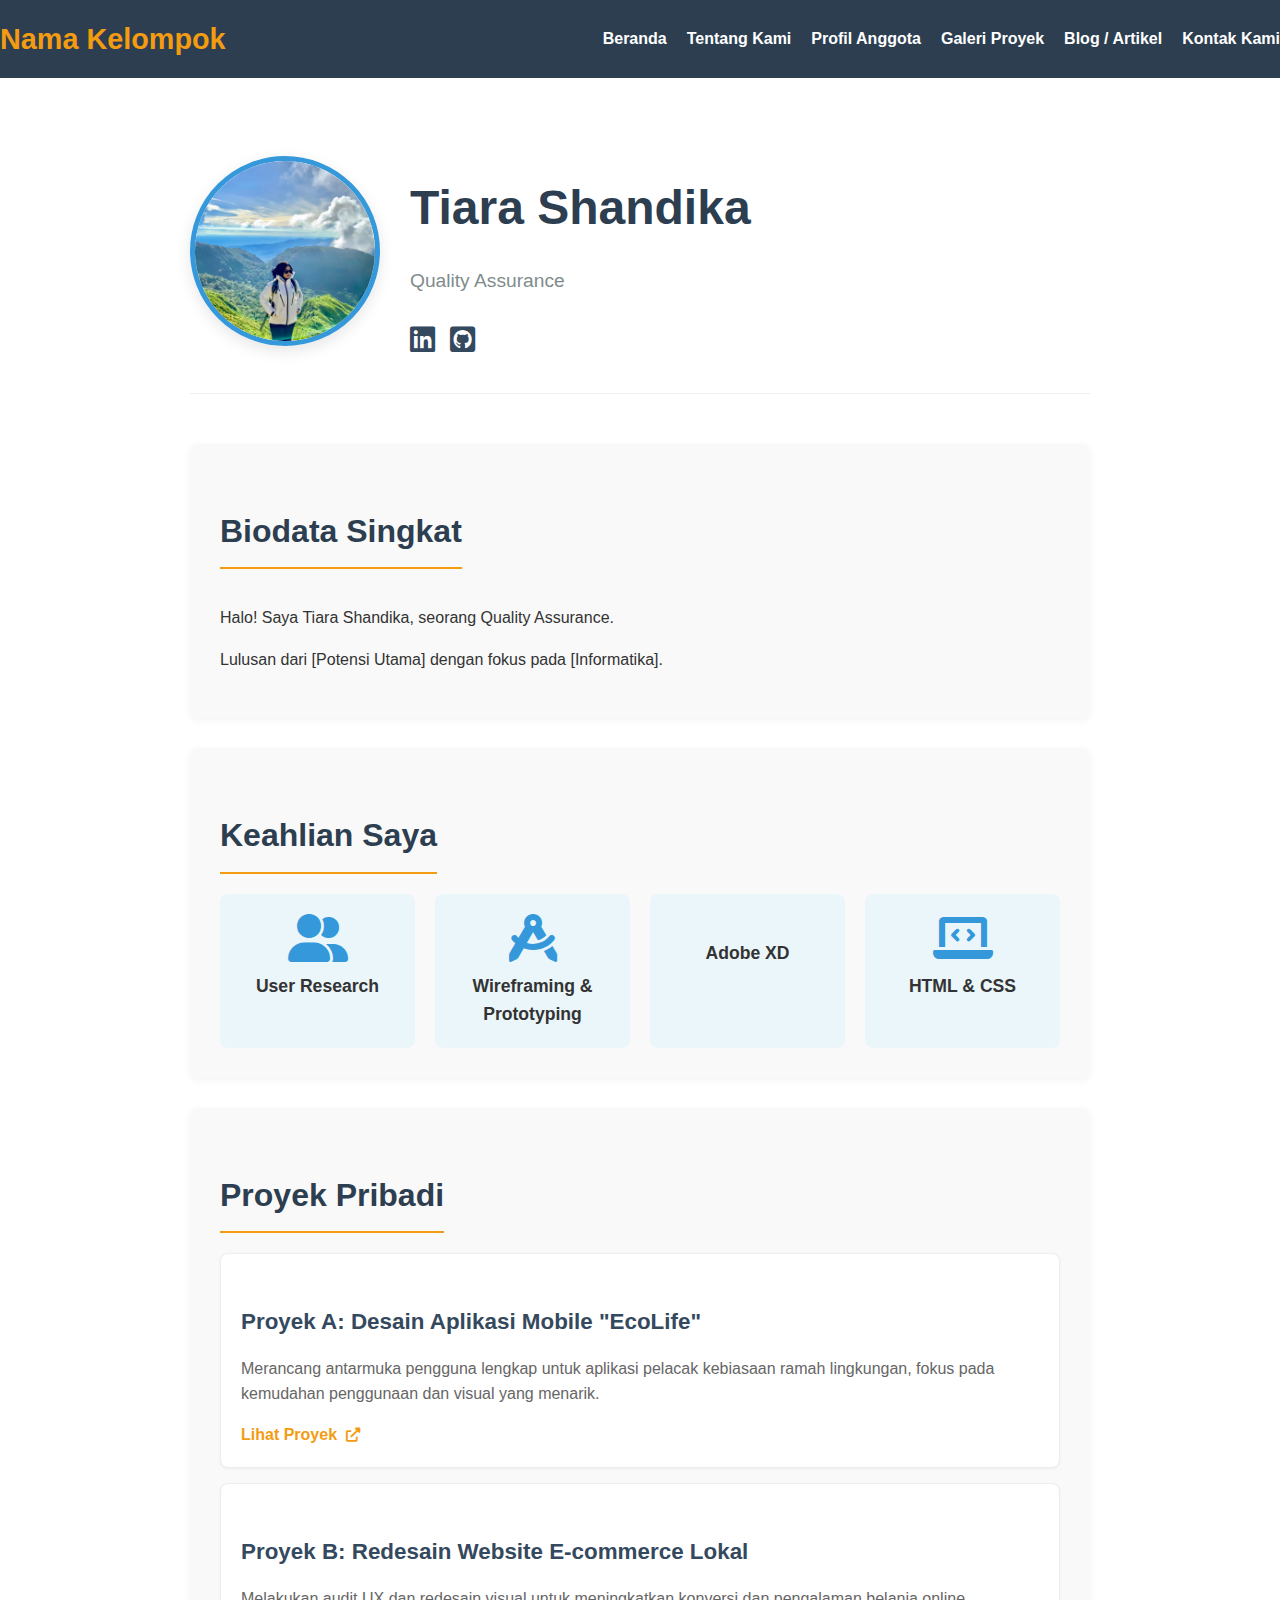
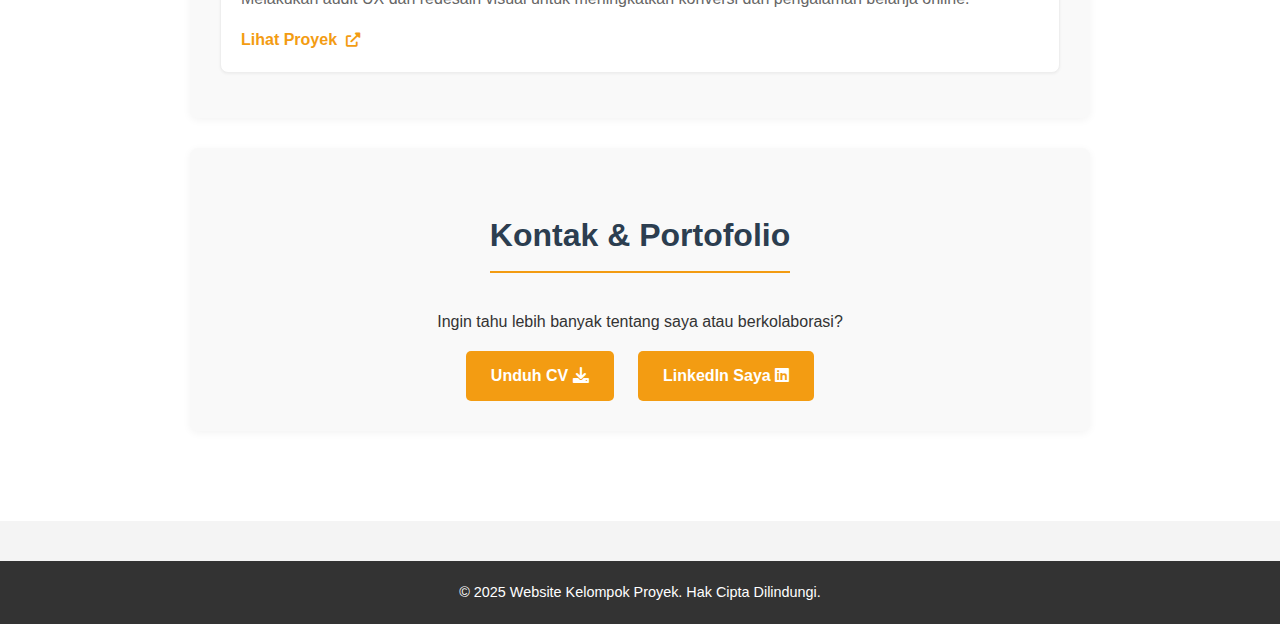
<file: member6.html>
<!DOCTYPE html>
<html lang="id">
<head>
    <meta charset="UTF-8">
    <meta name="viewport" content="width=device-width, initial-scale=1.0">
    <title>Profil Anggota 1 | Nama Anggota 1</title>
    <link rel="stylesheet" href="style.css">
    <link rel="stylesheet" href="https://cdnjs.cloudflare.com/ajax/libs/font-awesome/6.0.0-beta3/css/all.min.css">
</head>
<body>

    <header>
        <nav>
            <div class="logo">Nama Kelompok</div>
            <ul>
                <li><a href="index.html">Beranda</a></li>
                <li><a href="index.html#about">Tentang Kami</a></li>
                <li><a href="members.html">Profil Anggota</a></li>
                <li><a href="index.html#projects">Galeri Proyek</a></li>
                <li><a href="blog.html">Blog / Artikel</a></li>
                <li><a href="index.html#contact">Kontak Kami</a></li>
            </ul>
        </nav>
    </header>

    <main>
        <section id="member-detail" class="member-detail-section">
            <div class="container">
                <div class="profile-header">
                    <img src="images/tiara.jpeg" alt="Foto Anggota 1">
                    <div class="profile-info">
                        <h1>Tiara Shandika</h1>
                        <p class="member-role">Quality Assurance</p>
                        <div class="social-links">
                            <a href="https://linkedin.com/in/namaanggota1" target="_blank" title="LinkedIn"><i class="fab fa-linkedin"></i></a>
                            <a href="https://github.com/namaanggota1" target="_blank" title="GitHub"><i class="fab fa-github-square"></i></a>
                            </div>
                    </div>
                </div>

                <div class="profile-content">
                    <div class="bio-section">
                        <h3>Biodata Singkat</h3>
                        <p>Halo! Saya Tiara Shandika, seorang Quality Assurance.</p>
                        <p>Lulusan dari [Potensi Utama] dengan fokus pada [Informatika].</p>
                    </div>

                    <div class="skills-section">
                        <h3>Keahlian Saya</h3>
                        <div class="skills-grid">
                            <div class="skill-item">
                                <i class="fas fa-user-friends"></i>
                                <span>User Research</span>
                            </div>
                            <div class="skill-item">
                                <i class="fas fa-drafting-compass"></i>
                                <span>Wireframing & Prototyping</span>
                            </div>
                            <div class="skill-item">
                                <i class="fab fa-adobe"></i>
                                <span>Adobe XD</span>
                            </div>
                            <div class="skill-item">
                                <i class="fas fa-laptop-code"></i>
                                <span>HTML & CSS</span>
                            </div>
                            </div>
                    </div>

                    <div class="projects-section">
                        <h3>Proyek Pribadi</h3>
                        <div class="project-list">
                            <div class="project-item">
                                <h4>Proyek A: Desain Aplikasi Mobile "EcoLife"</h4>
                                <p>Merancang antarmuka pengguna lengkap untuk aplikasi pelacak kebiasaan ramah lingkungan, fokus pada kemudahan penggunaan dan visual yang menarik.</p>
                                <a href="#" target="_blank" class="project-link">Lihat Proyek <i class="fas fa-external-link-alt"></i></a>
                            </div>
                            <div class="project-item">
                                <h4>Proyek B: Redesain Website E-commerce Lokal</h4>
                                <p>Melakukan audit UX dan redesain visual untuk meningkatkan konversi dan pengalaman belanja online.</p>
                                <a href="#" target="_blank" class="project-link">Lihat Proyek <i class="fas fa-external-link-alt"></i></a>
                            </div>
                            </div>
                    </div>

                    <div class="cv-linkedin-section">
                        <h3>Kontak & Portofolio</h3>
                        <p>Ingin tahu lebih banyak tentang saya atau berkolaborasi?</p>
                        <a href="path/to/your_cv.pdf" target="_blank" class="btn">Unduh CV <i class="fas fa-download"></i></a>
                        <a href="https://linkedin.com/in/namaanggota1" target="_blank" class="btn">LinkedIn Saya <i class="fab fa-linkedin"></i></a>
                        </div>
                </div>
            </div>
        </section>
    </main>

    <footer>
        <div class="container">
            <p>&copy; 2025 Website Kelompok Proyek. Hak Cipta Dilindungi.</p>
        </div>
    </footer>
<script src="script.js"></script>
</body>
</html>
</body>
</html>
</file>
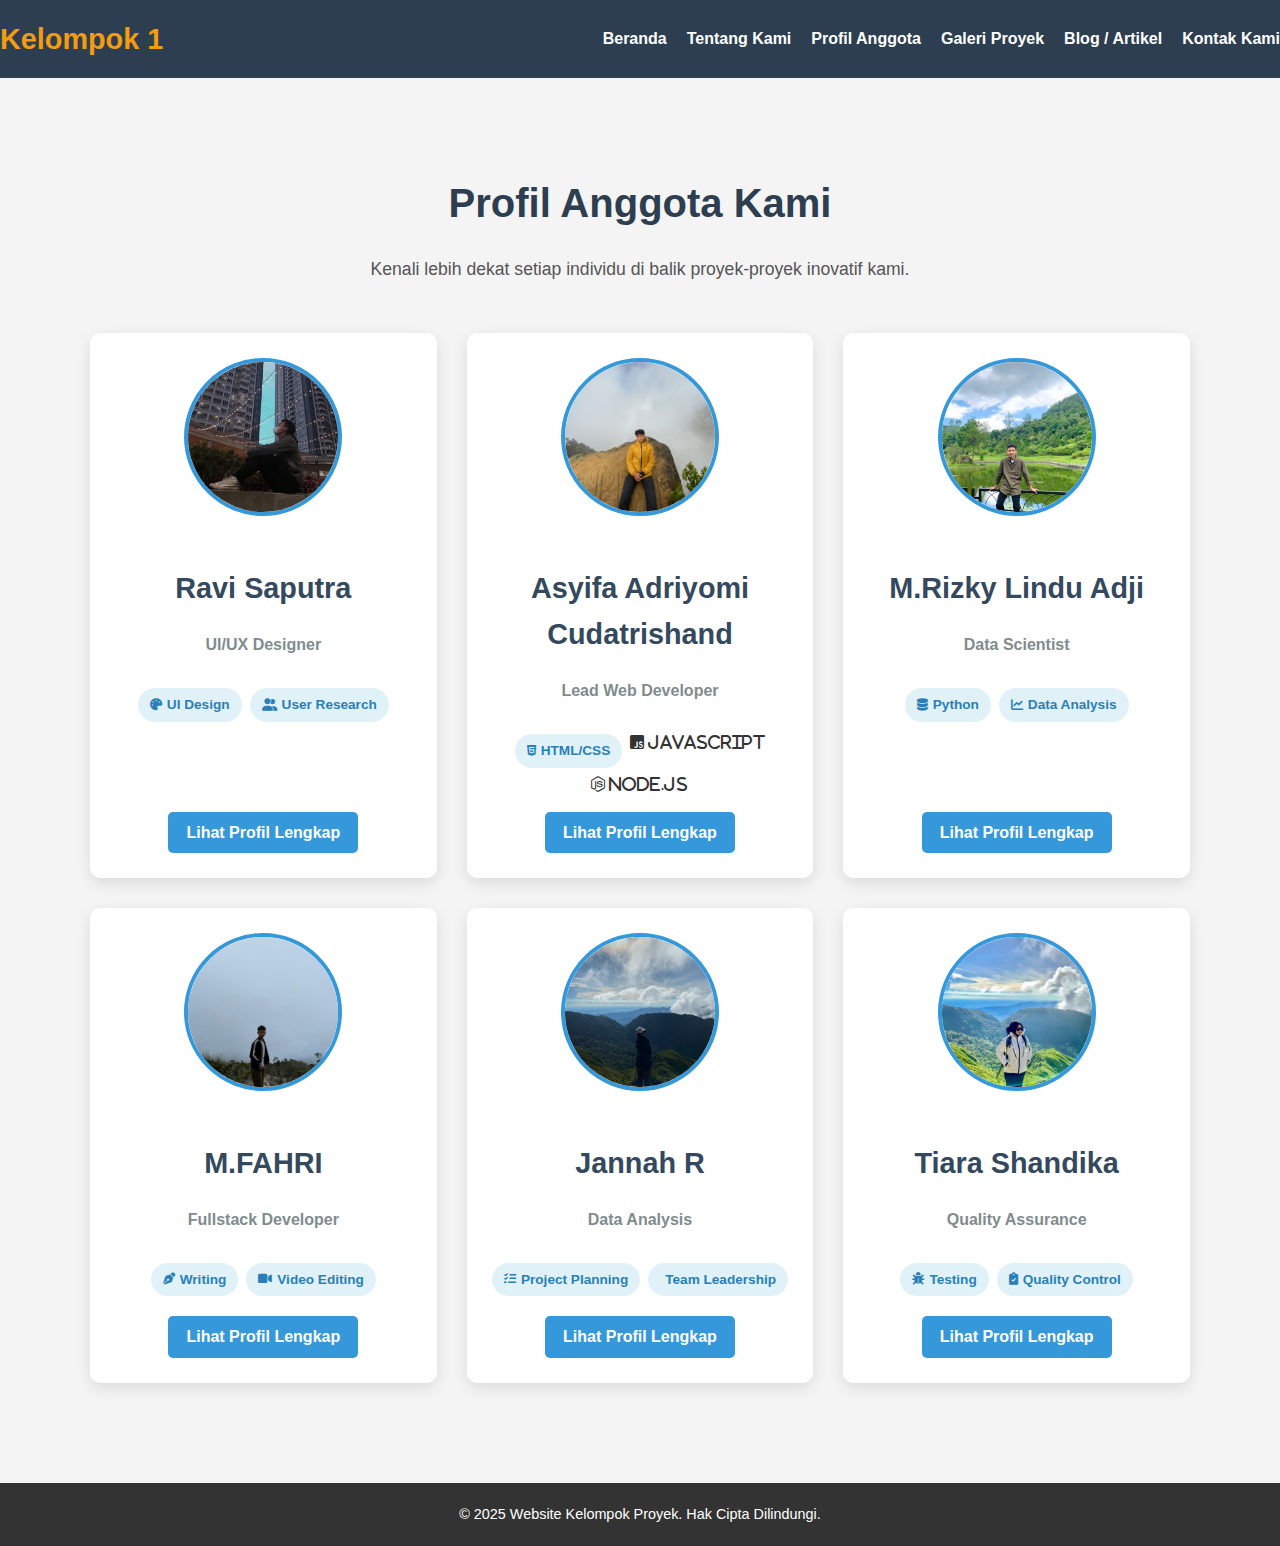
<file: members.html>
<!DOCTYPE html>
<html lang="id">
<head>
    <meta charset="UTF-8">
    <meta name="viewport" content="width=device-width, initial-scale=1.0">
    <title>Profil Anggota | Website Kelompok Proyek</title>
    <link rel="stylesheet" href="style.css">
    <link rel="stylesheet" href="https://cdnjs.cloudflare.com/ajax/libs/font-awesome/6.0.0-beta3/css/all.min.css">
</head>
<body>

    <header>
        <nav>
            <div class="logo">Kelompok 1</div>
            <ul>
                <li><a href="index.html">Beranda</a></li>
                <li><a href="index.html#about">Tentang Kami</a></li>
                <li><a href="members.html">Profil Anggota</a></li>
                <li><a href="index.html#projects">Galeri Proyek</a></li>
                <li><a href="blog.html">Blog / Artikel</a></li>
                <li><a href="index.html#contact">Kontak Kami</a></li>
            </ul>
        </nav>
    </header>

    <main>
        <section id="members-list" class="members-list-section">
            <div class="container">
                <h2>Profil Anggota Kami</h2>
                <p class="section-description">Kenali lebih dekat setiap individu di balik proyek-proyek inovatif kami.</p>

                <div class="member-grid">
                    <div class="member-card-list">
                        <img src="images/ravi.jpeg" alt="Foto Anggota 1">
                        <h3>Ravi Saputra</h3>
                        <p class="member-title">UI/UX Designer</p>
                        <div class="member-skills">
                            <span class="skill-tag"><i class="fas fa-palette"></i> UI Design</span>
                            <span class="skill-tag"><i class="fas fa-user-friends"></i> User Research</span>
                        </div>
                        <a href="member1.html" class="btn-small">Lihat Profil Lengkap</a>
                    </div>

                    <div class="member-card-list">
                        <img src="images/sipa.jpeg" alt="Foto Anggota 2">
                        <h3>Asyifa Adriyomi Cudatrishand</h3>
                        <p class="member-title">Lead Web Developer</p>
                        <div class="member-skills">
                            <span class="skill-tag"><i class="fab fa-html5"></i> HTML/CSS</span>
                            <span class="fab fa-js-square"></i> JavaScript</span>
                            <span class="fab fa-node-js"></i> Node.js</span>
                        </div>
                        <a href="member2.html" class="btn-small">Lihat Profil Lengkap</a>
                    </div>

                    <div class="member-card-list">
                        <img src="images/aji.jpeg" alt="Foto Anggota 3">
                        <h3>M.Rizky Lindu Adji</h3>
                        <p class="member-title">Data Scientist</p>
                        <div class="member-skills">
                            <span class="skill-tag"><i class="fas fa-database"></i> Python</span>
                            <span class="skill-tag"><i class="fas fa-chart-line"></i> Data Analysis</span>
                        </div>
                        <a href="member3.html" class="btn-small">Lihat Profil Lengkap</a>
                    </div>
                     <div class="member-card-list">
                        <img src="images/pari.jpeg" alt="Foto Anggota 4">
                        <h3>M.FAHRI</h3>
                        <p class="member-title">Fullstack Developer</p>
                        <div class="member-skills">
                            <span class="skill-tag"><i class="fas fa-pen-nib"></i> Writing</span>
                            <span class="skill-tag"><i class="fas fa-video"></i> Video Editing</span>
                        </div>
                        <a href="member4.html" class="btn-small">Lihat Profil Lengkap</a>
                    </div>
                     <div class="member-card-list">
                        <img src="images/jannah.jpeg" alt="Foto Anggota 5">
                        <h3>Jannah R</h3>
                        <p class="member-title">Data Analysis</p>
                        <div class="member-skills">
                            <span class="skill-tag"><i class="fas fa-tasks"></i> Project Planning</span>
                            <span class="skill-tag"><i class="fas fa-people-group"></i> Team Leadership</span>
                        </div>
                        <a href="member5.html" class="btn-small">Lihat Profil Lengkap</a>
                    </div>
                     <div class="member-card-list">
                        <img src="images/tiara.jpeg" alt="Foto Anggota 6">
                        <h3>Tiara Shandika</h3>
                        <p class="member-title">Quality Assurance</p>
                        <div class="member-skills">
                            <span class="skill-tag"><i class="fas fa-bug"></i> Testing</span>
                            <span class="skill-tag"><i class="fas fa-clipboard-check"></i> Quality Control</span>
                        </div>
                        <a href="member6.html" class="btn-small">Lihat Profil Lengkap</a>
                    </div>
                </div>
            </div>
        </section>
    </main>

    <footer>
        <div class="container">
            <p>&copy; 2025 Website Kelompok Proyek. Hak Cipta Dilindungi.</p>
        </div>
    </footer>
<script src="script.js"></script>
</body>
</html>
</body>
</html>
</file>
<file: style.css>
/* General Body Styles */
body {
    font-family: Arial, sans-serif; /* Mengatur jenis font dasar */
    margin: 0; /* Menghilangkan margin default browser */
    padding: 0; /* Menghilangkan padding default browser */
    box-sizing: border-box; /* Memastikan padding dan border termasuk dalam lebar/tinggi elemen */
    background-color: #f4f4f4; /* Warna latar belakang halaman */
    color: #333; /* Warna teks dasar */
    line-height: 1.6; /* Tinggi baris untuk keterbacaan */
}

/* Container untuk membatasi lebar konten */
.container {
    max-width: 1100px; /* Lebar maksimum konten */
    margin: 0 auto; /* Pusatkan konten di tengah halaman */
    padding: 0 20px; /* Padding di kiri dan kanan untuk layar kecil */
}

/* Header Styles (Bagian Atas Website) */
header {
    background-color: #2c3e50; /* Warna latar belakang header */
    color: #fff; /* Warna teks di header */
    padding: 1rem 0; /* Padding atas dan bawah */
    box-shadow: 0 2px 5px rgba(0, 0, 0, 0.2); /* Efek bayangan di bawah header */
}

header .logo {
    font-size: 1.8rem; /* Ukuran font logo */
    font-weight: bold; /* Logo lebih tebal */
    color: #f39c12; /* Warna logo */
}

/* Navigation Bar Styles */
nav {
    display: flex; /* Menggunakan Flexbox untuk tata letak navigasi */
    justify-content: space-between; /* Memisahkan logo dan menu ke ujung */
    align-items: center; /* Pusatkan item secara vertikal */
}

nav ul {
    list-style: none; /* Menghilangkan bullet point dari daftar */
    margin: 0;
    padding: 0;
    display: flex; /* Item menu sejajar horizontal */
}

nav ul li {
    margin-left: 20px; /* Jarak antar item menu */
}

nav ul li a {
    color: #fff; /* Warna tautan menu */
    text-decoration: none; /* Menghilangkan garis bawah tautan */
    font-weight: bold; /* Teks menu tebal */
    transition: color 0.3s ease; /* Efek transisi saat hover */
}

nav ul li a:hover {
    color: #f39c12; /* Warna tautan saat di-hover */
}

/* Hero Section (Bagian Utama Beranda) */
.hero {
    background: linear-gradient(to right, #3498db, #2980b9); /* Gradien warna latar belakang */
    color: #fff; /* Warna teks di hero section */
    text-align: center; /* Teks di tengah */
    padding: 80px 20px; /* Padding atas dan bawah */
    min-height: 400px; /* Tinggi minimum hero section */
    display: flex;
    align-items: center;
    justify-content: center;
}

.hero h1 {
    font-size: 3.5rem; /* Ukuran font judul utama */
    margin-bottom: 20px; /* Jarak bawah judul */
    line-height: 1.2;
}

.hero p {
    font-size: 1.2rem; /* Ukuran font paragraf */
    margin-bottom: 30px; /* Jarak bawah paragraf */
    max-width: 700px; /* Batasi lebar paragraf */
    margin-left: auto;
    margin-right: auto;
}

/* Button Styles (Gaya Tombol) */
.btn {
    display: inline-block; /* Membuat tombol berperilaku seperti blok tapi sejajar */
    background-color: #f39c12; /* Warna latar belakang tombol */
    color: #fff; /* Warna teks tombol */
    padding: 12px 25px; /* Padding dalam tombol */
    text-decoration: none; /* Menghilangkan garis bawah */
    border-radius: 5px; /* Sudut tombol membulat */
    font-weight: bold; /* Teks tombol tebal */
    transition: background-color 0.3s ease; /* Efek transisi saat hover */
}

.btn:hover {
    background-color: #e67e22; /* Warna tombol saat di-hover */
}

/* Section Styles (Gaya Bagian Konten) */
.slider-section,
.testimonials-section,
.placeholder-section {
    padding: 60px 0; /* Padding atas dan bawah untuk setiap section */
    text-align: center; /* Teks di tengah untuk section ini */
}
/* About Us Section Styles */
.about-us-section {
    padding: 60px 0;
    background-color: #f9f9f9; /* Latar belakang abu-abu muda untuk section ini */
    text-align: center;
}

.about-us-section h2 {
    font-size: 2.5rem;
    margin-bottom: 30px;
    color: #2c3e50;
}

.about-description {
    max-width: 800px;
    margin: 0 auto 50px auto; /* Pusatkan paragraf dan beri jarak bawah */
    font-size: 1.1rem;
    color: #555;
}

.team-members {
    display: flex; /* Menggunakan Flexbox untuk menata kartu anggota */
    flex-wrap: wrap; /* Memungkinkan kartu untuk "membungkus" ke baris baru jika tidak muat */
    justify-content: center; /* Pusatkan kartu anggota secara horizontal */
    gap: 30px; /* Jarak antar kartu anggota */
    margin-top: 40px;
}

.team-members h3 {
    width: 100%; /* Membuat judul "Tim Kami" menempati seluruh lebar */
    font-size: 2rem;
    color: #2c3e50;
    margin-bottom: 30px;
}

.member-card {
    background-color: #fff;
    border-radius: 8px;
    box-shadow: 0 4px 10px rgba(0, 0, 0, 0.1);
    padding: 25px;
    width: 280px; /* Lebar kartu anggota */
    text-align: center;
    transition: transform 0.3s ease; /* Efek hover */
}

.member-card:hover {
    transform: translateY(-5px); /* Sedikit naik saat di-hover */
}

.member-card img {
    width: 120px; /* Ukuran foto */
    height: 120px; /* Tinggi foto */
    border-radius: 50%; /* Membuat foto bulat */
    object-fit: cover; /* Memastikan gambar mengisi area tanpa terdistorsi */
    margin-bottom: 15px;
    border: 3px solid #3498db; /* Border di sekitar foto */
}

.member-card h4 {
    font-size: 1.5rem;
    color: #34495e;
    margin-bottom: 5px;
}

.member-card .role {
    font-size: 0.95rem;
    color: #7f8c8d;
    margin-bottom: 15px;
    font-weight: bold;
}

.member-card p {
    font-size: 0.95rem;
    color: #666;
    margin-bottom: 0;
}

/* Media Queries for Responsiveness in About Us section */
@media (max-width: 768px) {
    .member-card {
        width: 100%; /* Kartu mengambil seluruh lebar di layar kecil */
        max-width: 300px; /* Batasi lebar maksimum */
        margin: 0 auto; /* Pusatkan kartu */
    }

    .team-members {
        flex-direction: column; /* Ubah tata letak menjadi kolom */
        align-items: center; /* Pusatkan item */
    }
}

@media (max-width: 480px) {
    .about-us-section h2 {
        font-size: 2rem;
    }
    .about-description {
        font-size: 1rem;
    }
}
/* Alternate background colors for better visual separation */
.slider-section {
    background-color: #ecf0f1; /* Warna latar belakang abu-abu muda */
}

.testimonials-section {
    background-color: #ffffff; /* Warna latar belakang putih */
}

/* Heading H2 in sections */
.slider-section h2,
.testimonials-section h2,
.placeholder-section h2 {
    font-size: 2.5rem; /* Ukuran font judul H2 */
    margin-bottom: 20px; /* Jarak bawah judul */
    color: #2c3e50; /* Warna judul */
}

/* Testimonial Item Styles */
.testimonial-item {
    background-color: #f9f9f9;
    border-left: 5px solid #f39c12;
    padding: 20px;
    margin: 20px auto;
    max-width: 600px;
    font-style: italic;
    box-shadow: 0 2px 4px rgba(0, 0, 0, 0.1);
    border-radius: 5px;
}

.testimonial-item p {
    font-size: 1.1rem;
    margin-bottom: 10px;
}

.testimonial-item cite {
    display: block;
    font-weight: bold;
    color: #2c3e50;
    text-align: right;
    margin-top: 10px;
}


/* Footer Styles */
footer {
    background-color: #333; /* Warna latar belakang footer */
    color: #fff; /* Warna teks di footer */
    text-align: center; /* Teks di tengah */
    padding: 20px 0; /* Padding atas dan bawah */
    margin-top: 40px; /* Jarak atas footer dari konten */
}

footer p {
    margin: 0; /* Menghilangkan margin paragraf di footer */
    font-size: 0.9rem; /* Ukuran font lebih kecil */
}

/* Media Queries for Responsiveness (Untuk Tampilan di Perangkat Kecil) */
@media (max-width: 768px) {
    nav {
        flex-direction: column; /* Ubah navigasi menjadi kolom di layar kecil */
        text-align: center;
    }

    nav ul {
        flex-direction: column; /* Item menu juga menjadi kolom */
        width: 100%;
        margin-top: 15px;
    }

    nav ul li {
        margin: 10px 0; /* Jarak vertikal antar menu item */
    }

    .hero h1 {
        font-size: 2.5rem; /* Ukuran judul hero lebih kecil di layar kecil */
    }

    .hero p {
        font-size: 1rem; /* Ukuran paragraf hero lebih kecil */
    }

    .slider-section h2,
    .testimonials-section h2,
    .placeholder-section h2 {
        font-size: 2rem; /* Ukuran judul section lebih kecil */
    }
}
/* Member List Section Styles (untuk members.html) */
.members-list-section {
    padding: 60px 0;
    background-color: #f4f4f4;
    text-align: center;
}

.members-list-section h2 {
    font-size: 2.5rem;
    margin-bottom: 20px;
    color: #2c3e50;
}

.section-description {
    max-width: 800px;
    margin: 0 auto 50px auto;
    font-size: 1.1rem;
    color: #555;
}

.member-grid {
    display: grid; /* Menggunakan CSS Grid untuk tata letak yang fleksibel */
    grid-template-columns: repeat(auto-fit, minmax(280px, 1fr)); /* Kolom responsif */
    gap: 30px; /* Jarak antar kartu */
    justify-content: center; /* Pusatkan grid */
}

.member-card-list {
    background-color: #fff;
    border-radius: 10px;
    box-shadow: 0 5px 15px rgba(0, 0, 0, 0.1);
    padding: 25px;
    text-align: center;
    transition: transform 0.3s ease, box-shadow 0.3s ease;
    display: flex; /* Menggunakan Flexbox untuk konten di dalam kartu */
    flex-direction: column; /* Konten disusun vertikal */
    align-items: center; /* Pusatkan konten secara horizontal */
}

.member-card-list:hover {
    transform: translateY(-8px);
    box-shadow: 0 8px 20px rgba(0, 0, 0, 0.15);
}

.member-card-list img {
    width: 150px; /* Ukuran foto di kartu daftar anggota */
    height: 150px;
    border-radius: 50%;
    object-fit: cover;
    margin-bottom: 20px;
    border: 4px solid #3498db;
    transition: border-color 0.3s ease;
}

.member-card-list:hover img {
    border-color: #f39c12; /* Warna border foto berubah saat hover */
}

.member-card-list h3 {
    font-size: 1.8rem;
    color: #34495e;
    margin-bottom: 5px;
}

.member-card-list .member-title {
    font-size: 1rem;
    color: #7f8c8d;
    margin-bottom: 15px;
    font-weight: bold;
}

.member-card-list .member-skills {
    margin-top: 15px;
    margin-bottom: 20px;
    display: flex;
    flex-wrap: wrap;
    justify-content: center;
    gap: 8px; /* Jarak antar tag keahlian */
}

.member-card-list .skill-tag {
    background-color: #e0f2f7; /* Latar belakang tag keahlian */
    color: #2980b9; /* Warna teks tag keahlian */
    padding: 6px 12px;
    border-radius: 20px;
    font-size: 0.85rem;
    font-weight: bold;
    display: flex;
    align-items: center;
    gap: 5px; /* Jarak antara ikon dan teks */
}

.member-card-list .skill-tag i {
    font-size: 0.9em; /* Ukuran ikon */
}

/* Button for "Lihat Profil Lengkap" - small version */
.btn-small {
    display: inline-block;
    background-color: #3498db;
    color: #fff;
    padding: 8px 18px;
    text-decoration: none;
    border-radius: 5px;
    font-weight: bold;
    transition: background-color 0.3s ease;
    margin-top: auto; /* Memastikan tombol selalu di bawah jika kartu punya tinggi berbeda */
}

.btn-small:hover {
    background-color: #2980b9;
}

/* Media Queries for members.html */
@media (max-width: 768px) {
    .member-grid {
        grid-template-columns: 1fr; /* Satu kolom di layar kecil */
        padding: 0 15px;
    }

    .member-card-list {
        max-width: 350px; /* Batasi lebar kartu di ponsel */
        margin: 0 auto;
    }
}
/* Member Detail Section Styles (untuk memberX.html) */
.member-detail-section {
    padding: 60px 0;
    background-color: #ffffff;
}

.member-detail-section .container {
    max-width: 900px; /* Batasi lebar konten agar tidak terlalu lebar */
}

.profile-header {
    display: flex; /* Flexbox untuk foto dan info profil */
    align-items: center; /* Pusatkan secara vertikal */
    gap: 30px; /* Jarak antara foto dan info */
    margin-bottom: 50px;
    padding-bottom: 30px;
    border-bottom: 1px solid #eee; /* Garis pemisah */
}

.profile-header img {
    width: 180px; /* Ukuran foto profil besar */
    height: 180px;
    border-radius: 50%;
    object-fit: cover;
    border: 5px solid #3498db;
    box-shadow: 0 5px 15px rgba(0, 0, 0, 0.1);
}

.profile-info h1 {
    font-size: 3rem;
    color: #2c3e50;
    margin-bottom: 5px;
}

.profile-info .member-role {
    font-size: 1.2rem;
    color: #7f8c8d;
    margin-bottom: 20px;
}

.social-links {
    display: flex;
    gap: 15px;
}

.social-links a {
    color: #34495e;
    font-size: 1.8rem;
    transition: color 0.3s ease;
}

.social-links a:hover {
    color: #3498db;
}

.profile-content > div { /* Untuk setiap bagian konten di dalam profile-content */
    background-color: #f9f9f9;
    border-radius: 8px;
    padding: 30px;
    margin-bottom: 30px;
    box-shadow: 0 2px 8px rgba(0, 0, 0, 0.05);
}

.profile-content h3 {
    font-size: 2rem;
    color: #2c3e50;
    margin-bottom: 20px;
    border-bottom: 2px solid #f39c12; /* Garis bawah judul section */
    padding-bottom: 10px;
    display: inline-block; /* Agar garis bawah hanya sepanjang teks */
}

/* Skills Section */
.skills-grid {
    display: grid;
    grid-template-columns: repeat(auto-fit, minmax(150px, 1fr)); /* Kolom keahlian responsif */
    gap: 20px;
    text-align: center;
}

.skill-item {
    background-color: #eaf6fa;
    padding: 20px;
    border-radius: 8px;
    transition: background-color 0.3s ease;
}

.skill-item:hover {
    background-color: #d8eef7;
}

.skill-item i {
    font-size: 3rem;
    color: #3498db;
    margin-bottom: 10px;
}

.skill-item span {
    display: block; /* Agar teks di bawah ikon */
    font-weight: bold;
    color: #333;
    font-size: 1.1rem;
}

/* Projects Section */
.project-item {
    background-color: #fff;
    border: 1px solid #eee;
    border-radius: 8px;
    padding: 20px;
    margin-bottom: 15px;
    box-shadow: 0 1px 3px rgba(0, 0, 0, 0.05);
}

.project-item h4 {
    color: #34495e;
    font-size: 1.4rem;
    margin-bottom: 10px;
}

.project-item p {
    color: #666;
    margin-bottom: 15px;
}

.project-item .project-link {
    color: #f39c12;
    text-decoration: none;
    font-weight: bold;
    transition: color 0.3s ease;
}

.project-item .project-link:hover {
    color: #e67e22;
}

.project-item .project-link i {
    margin-left: 5px;
    font-size: 0.9em;
}

/* CV and LinkedIn Section */
.cv-linkedin-section {
    text-align: center;
}

.cv-linkedin-section .btn {
    margin: 0 10px; /* Jarak antar tombol */
}

/* Media Queries for Member Detail Page */
@media (max-width: 768px) {
    .profile-header {
        flex-direction: column; /* Foto dan info jadi kolom di layar kecil */
        text-align: center;
    }

    .profile-header img {
        margin-bottom: 20px;
    }

    .profile-info {
        text-align: center;
    }

    .profile-info h1 {
        font-size: 2.5rem;
    }

    .social-links {
        justify-content: center; /* Pusatkan ikon sosial */
    }

    .skills-grid {
        grid-template-columns: repeat(auto-fit, minmax(120px, 1fr)); /* Kolom keahlian lebih kecil */
    }

    .profile-content h3 {
        font-size: 1.8rem;
    }

    .cv-linkedin-section .btn {
        display: block; /* Tombol jadi blok penuh */
        margin: 15px auto; /* Pusatkan dan beri jarak */
        max-width: 250px;
    }
}
/* Project Showcase Section Styles (untuk projects.html) */
.project-showcase-section {
    padding: 60px 0;
    background-color: #f9f9f9;
    text-align: center;
}

.project-showcase-section h2 {
    font-size: 2.5rem;
    margin-bottom: 20px;
    color: #2c3e50;
}

.project-showcase-section .section-description {
    max-width: 800px;
    margin: 0 auto 50px auto;
    font-size: 1.1rem;
    color: #555;
}

/* Project Filters Styles */
.project-filters {
    margin-bottom: 40px;
    display: flex;
    flex-wrap: wrap; /* Memungkinkan tombol filter wrap ke baris baru */
    justify-content: center;
    gap: 15px; /* Jarak antar tombol filter */
}

.filter-btn {
    background-color: #ecf0f1;
    color: #34495e;
    border: none;
    padding: 10px 20px;
    border-radius: 25px; /* Sudut lebih membulat */
    font-size: 1rem;
    font-weight: bold;
    cursor: pointer;
    transition: background-color 0.3s ease, color 0.3s ease;
}

.filter-btn:hover {
    background-color: #dbe4e6;
}

.filter-btn.active {
    background-color: #3498db; /* Warna aktif */
    color: #fff;
    box-shadow: 0 2px 5px rgba(0, 0, 0, 0.2);
}

/* Project Grid Styles */
.project-grid {
    display: grid;
    grid-template-columns: repeat(auto-fit, minmax(300px, 1fr)); /* Kolom responsif */
    gap: 30px; /* Jarak antar kartu proyek */
    padding: 0 20px; /* Padding untuk grid */
}

.project-card {
    background-color: #fff;
    border-radius: 10px;
    box-shadow: 0 5px 15px rgba(0, 0, 0, 0.1);
    overflow: hidden; /* Memastikan gambar tidak keluar dari sudut kartu */
    transition: transform 0.3s ease, box-shadow 0.3s ease;
    display: flex;
    flex-direction: column;
}

.project-card:hover {
    transform: translateY(-8px);
    box-shadow: 0 8px 20px rgba(0, 0, 0, 0.15);
}

.project-card img {
    width: 100%;
    height: 200px; /* Tinggi gambar proyek */
    object-fit: cover; /* Memastikan gambar mengisi area tanpa terdistorsi */
    border-bottom: 1px solid #eee;
}

.project-info {
    padding: 20px;
    flex-grow: 1; /* Memastikan info mengisi sisa ruang jika ada variasi tinggi */
    display: flex;
    flex-direction: column;
}

.project-info h3 {
    font-size: 1.5rem;
    color: #34495e;
    margin-bottom: 10px;
    text-align: left; /* Teks judul proyek di kiri */
}

.project-info .project-category {
    font-size: 0.95rem;
    color: #7f8c8d;
    margin-bottom: 15px;
    font-weight: bold;
    text-align: left;
}

.project-info .project-category i {
    margin-right: 5px;
    color: #3498db;
}

.project-info p {
    font-size: 0.95rem;
    color: #666;
    margin-bottom: 20px;
    text-align: left;
    flex-grow: 1; /* Memungkinkan paragraf mengisi ruang */
}

.project-info .project-link {
    display: inline-block;
    color: #f39c12;
    text-decoration: none;
    font-weight: bold;
    transition: color 0.3s ease;
    text-align: left; /* Tautan di kiri */
    margin-top: auto; /* Memastikan tautan di bagian bawah kartu */
}

.project-info .project-link:hover {
    color: #e67e22;
}

.project-info .project-link i {
    margin-left: 5px;
    font-size: 0.9em;
}

/* Hide projects that don't match the filter (handled by JS later) */
.project-card.hidden {
    display: none;
}

/* Media Queries for Project Showcase */
@media (max-width: 768px) {
    .project-filters {
        flex-direction: column; /* Tombol filter jadi kolom */
        align-items: center; /* Pusatkan tombol */
    }

    .project-filters .filter-btn {
        width: 80%; /* Lebar tombol filter di layar kecil */
        max-width: 250px;
    }

    .project-grid {
        grid-template-columns: 1fr; /* Satu kolom di layar kecil */
        padding: 0 15px;
    }

    .project-card img {
        height: 180px;
    }
}
/* Blog Section Styles (untuk blog.html) */
.blog-section {
    padding: 60px 0;
    background-color: #f4f4f4;
    text-align: center;
}

.blog-section h2 {
    font-size: 2.5rem;
    margin-bottom: 20px;
    color: #2c3e50;
}

.blog-section .section-description {
    max-width: 800px;
    margin: 0 auto 50px auto;
    font-size: 1.1rem;
    color: #555;
}

.articles-grid {
    display: grid;
    grid-template-columns: repeat(auto-fit, minmax(320px, 1fr)); /* Kolom responsif */
    gap: 30px; /* Jarak antar kartu artikel */
    padding: 0 20px;
}

.article-card {
    background-color: #fff;
    border-radius: 10px;
    box-shadow: 0 5px 15px rgba(0, 0, 0, 0.08);
    overflow: hidden;
    transition: transform 0.3s ease, box-shadow 0.3s ease;
    display: flex;
    flex-direction: column; /* Konten di dalam kartu disusun vertikal */
}

.article-card:hover {
    transform: translateY(-8px);
    box-shadow: 0 8px 20px rgba(0, 0, 0, 0.12);
}

.article-card img {
    width: 100%;
    height: 220px; /* Tinggi gambar thumbnail */
    object-fit: cover;
    border-bottom: 1px solid #eee;
}

.article-info {
    padding: 20px;
    flex-grow: 1; /* Memastikan info mengisi sisa ruang */
    display: flex;
    flex-direction: column;
}

.article-info h3 {
    font-size: 1.6rem;
    color: #34495e;
    margin-bottom: 10px;
    text-align: left;
}

.article-info .article-meta {
    font-size: 0.9rem;
    color: #7f8c8d;
    margin-bottom: 15px;
    display: flex;
    justify-content: space-between; /* Penulis dan tanggal terpisah */
    flex-wrap: wrap; /* Pastikan meta info wrap di layar kecil */
    gap: 5px;
}

.article-info .article-meta i {
    margin-right: 5px;
    color: #3498db;
}

.article-info .article-excerpt {
    font-size: 0.95rem;
    color: #666;
    margin-bottom: 20px;
    text-align: left;
    flex-grow: 1; /* Memungkinkan ringkasan mengisi ruang */
}

.btn-read-more {
    display: inline-block;
    background-color: #f39c12;
    color: #fff;
    padding: 10px 18px;
    border-radius: 5px;
    text-decoration: none;
    font-weight: bold;
    transition: background-color 0.3s ease;
    margin-top: auto; /* Pastikan tombol di bagian bawah kartu */
    align-self: flex-start; /* Sejajarkan tombol ke kiri */
}

.btn-read-more:hover {
    background-color: #e67e22;
}

.btn-read-more i {
    margin-left: 8px;
    font-size: 0.9em;
}

/* Media Queries for Blog Section */
@media (max-width: 768px) {
    .articles-grid {
        grid-template-columns: 1fr; /* Satu kolom di layar kecil */
        padding: 0 15px;
    }

    .article-card {
        max-width: 400px; /* Batasi lebar kartu di ponsel */
        margin: 0 auto;
    }

    .article-info h3 {
        font-size: 1.4rem;
    }
}
/* Contact Us Section Styles */
.contact-section {
    padding: 60px 0;
    background-color: #ffffff;
    text-align: center;
}

.contact-section h2 {
    font-size: 2.5rem;
    margin-bottom: 20px;
    color: #2c3e50;
}

.contact-section .section-description {
    max-width: 800px;
    margin: 0 auto 50px auto;
    font-size: 1.1rem;
    color: #555;
}

.contact-content {
    display: flex;
    flex-wrap: wrap; /* Memungkinkan wrap di layar kecil */
    justify-content: center;
    gap: 40px; /* Jarak antar kolom kontak */
}

.contact-form-container,
.contact-info-container {
    background-color: #f9f9f9;
    padding: 30px;
    border-radius: 8px;
    box-shadow: 0 4px 12px rgba(0, 0, 0, 0.08);
    flex: 1; /* Memungkinkan mereka tumbuh dan menyusut */
    min-width: 300px; /* Lebar minimum sebelum wrap */
    max-width: 500px;
    text-align: left; /* Teks di dalam container kembali ke kiri */
}

.contact-form-container h3,
.contact-info-container h3 {
    font-size: 1.8rem;
    color: #2c3e50;
    margin-bottom: 25px;
    border-bottom: 2px solid #f39c12; /* Garis bawah judul */
    padding-bottom: 10px;
    display: inline-block;
}

/* Form Styles */
.form-group {
    margin-bottom: 20px;
}

.form-group label {
    display: block; /* Label di atas input */
    margin-bottom: 8px;
    font-weight: bold;
    color: #555;
}

.form-group input[type="text"],
.form-group input[type="email"],
.form-group textarea {
    width: 100%;
    padding: 12px;
    border: 1px solid #ddd;
    border-radius: 5px;
    font-size: 1rem;
    box-sizing: border-box; /* Pastikan padding dan border termasuk dalam lebar */
    background-color: #fff;
    transition: border-color 0.3s ease;
}

.form-group input[type="text"]:focus,
.form-group input[type="email"]:focus,
.form-group textarea:focus {
    border-color: #3498db; /* Warna border saat fokus */
    outline: none; /* Menghilangkan outline default browser */
}

.contact-form .btn {
    width: auto; /* Mengoverride width: 100% dari input */
    padding: 12px 30px;
    font-size: 1.1rem;
    cursor: pointer;
    text-align: center;
}

/* Contact Info Styles */
.contact-info-container p {
    font-size: 1.1rem;
    color: #555;
    margin-bottom: 15px;
}

.contact-info-container a {
    color: #3498db;
    text-decoration: none;
    transition: color 0.3s ease;
}

.contact-info-container a:hover {
    color: #2980b9;
}

address {
    font-style: normal; /* Menghilangkan italic default */
    margin-top: 10px;
    line-height: 1.5;
}

.member-social-links {
    margin-top: 20px;
    display: flex;
    flex-wrap: wrap;
    gap: 15px;
    justify-content: center; /* Pusatkan link sosial anggota */
}

.member-social-links a {
    display: flex;
    align-items: center;
    gap: 8px;
    background-color: #e0f2f7;
    color: #2980b9;
    padding: 8px 15px;
    border-radius: 20px;
    text-decoration: none;
    font-weight: bold;
    transition: background-color 0.3s ease, color 0.3s ease;
}

.member-social-links a:hover {
    background-color: #3498db;
    color: #fff;
}

.member-social-links a i {
    font-size: 1.2rem;
}

/* Media Queries for Contact Section */
@media (max-width: 768px) {
    .contact-content {
        flex-direction: column; /* Konten kontak jadi kolom di layar kecil */
        align-items: center;
    }

    .contact-form-container,
    .contact-info-container {
        max-width: 90%; /* Lebar maksimum di ponsel */
        margin: 0 auto;
    }

    .contact-form .btn {
        width: 100%; /* Tombol submit penuh lebar di ponsel */
    }
}
/* Article Detail Section Styles (untuk articleX.html) */
.article-detail-section {
    padding: 60px 0;
    background-color: #fcfcfc;
}

.article-detail-section .container {
    max-width: 800px; /* Batasi lebar konten artikel agar mudah dibaca */
    background-color: #fff;
    padding: 40px;
    border-radius: 10px;
    box-shadow: 0 5px 20px rgba(0, 0, 0, 0.08);
}

.article-title {
    font-size: 3rem;
    color: #2c3e50;
    margin-bottom: 15px;
    line-height: 1.2;
    text-align: center;
}

.article-detail-section .article-meta {
    font-size: 0.95rem;
    color: #7f8c8d;
    margin-bottom: 30px;
    display: flex;
    flex-wrap: wrap;
    justify-content: center;
    gap: 15px; /* Jarak antar meta info */
    padding-bottom: 20px;
    border-bottom: 1px solid #eee;
}

.article-detail-section .article-meta i {
    margin-right: 5px;
    color: #3498db;
}

.article-detail-section img {
    width: 100%;
    height: auto;
    max-height: 450px; /* Batasi tinggi gambar utama */
    object-fit: cover;
    border-radius: 8px;
    margin-bottom: 40px;
    box-shadow: 0 2px 10px rgba(0, 0, 0, 0.1);
}

.article-content h2 {
    font-size: 2.2rem;
    color: #34495e;
    margin-top: 40px;
    margin-bottom: 15px;
    padding-bottom: 8px;
    border-bottom: 2px solid #f39c12;
    display: inline-block;
}

.article-content p {
    font-size: 1.1rem;
    line-height: 1.8;
    color: #444;
    margin-bottom: 20px;
    text-align: justify; /* Justify text for better readability */
}

.article-content ul,
.article-content ol {
    margin-bottom: 20px;
    padding-left: 25px;
}

.article-content ul li,
.article-content ol li {
    font-size: 1.05rem;
    line-height: 1.6;
    color: #444;
    margin-bottom: 10px;
}

.article-content strong {
    font-weight: bold;
    color: #333;
}

/* Author Box Styles */
.author-box {
    display: flex;
    align-items: center;
    gap: 20px;
    background-color: #ecf0f1;
    padding: 25px;
    border-radius: 8px;
    margin-top: 50px;
    box-shadow: 0 2px 10px rgba(0, 0, 0, 0.05);
}

.author-box img {
    width: 90px;
    height: 90px;
    border-radius: 50%;
    object-fit: cover;
    border: 3px solid #3498db;
    margin-bottom: 0; /* Override default img margin */
}

.author-info h4 {
    font-size: 1.4rem;
    color: #2c3e50;
    margin-bottom: 5px;
}

.author-info p {
    font-size: 0.95rem;
    color: #555;
    margin-bottom: 15px;
    line-height: 1.5;
    text-align: left;
}

.author-info .btn-read-more { /* Reusing the button style */
    padding: 8px 15px;
    font-size: 0.9rem;
    margin-top: 0;
    align-self: flex-start;
}


/* Media Queries for Article Detail Page */
@media (max-width: 768px) {
    .article-detail-section .container {
        padding: 25px;
    }

    .article-title {
        font-size: 2.2rem;
    }

    .article-content h2 {
        font-size: 1.8rem;
    }

    .article-content p,
    .article-content ul li,
    .article-content ol li {
        font-size: 1rem;
    }

    .author-box {
        flex-direction: column;
        text-align: center;
    }

    .author-box img {
        margin-bottom: 15px;
    }

    .author-info {
        text-align: center;
    }

    .author-info .btn-read-more {
        align-self: center;
    }
}

@media (max-width: 480px) {
    .article-title {
        font-size: 1.8rem;
    }
}
</file>
